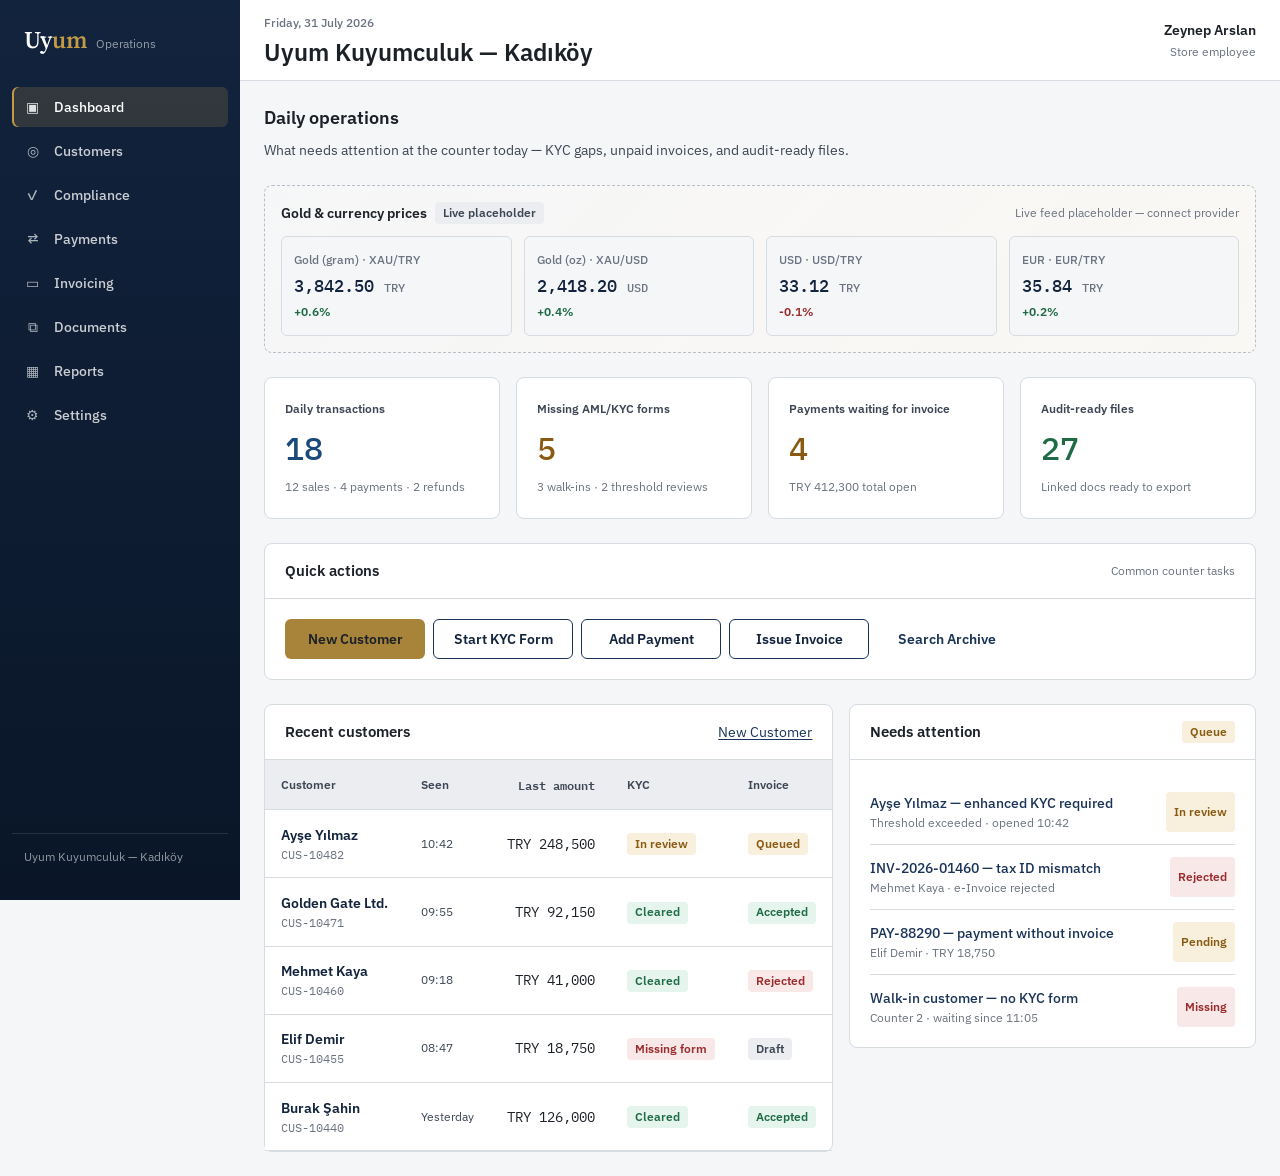
<file: app/index.html>
<!DOCTYPE html>
<html lang="en">
  <head>
    <meta charset="UTF-8" />
    <meta name="viewport" content="width=device-width, initial-scale=1.0" />
    <title>Uyum — Dashboard</title>
    <link rel="stylesheet" href="../design-system/tokens.css" />
    <link rel="stylesheet" href="../design-system/base.css" />
    <link rel="stylesheet" href="../design-system/layout.css" />
    <link rel="stylesheet" href="../design-system/components.css" />
    <link rel="stylesheet" href="./css/dashboard.css" />
  </head>
  <body>
    <div class="app-shell" id="shell">
      <div class="nav-backdrop" id="nav-backdrop"></div>
      <aside class="sidebar" aria-label="Primary">
        <a class="sidebar__brand" href="./index.html">
          <span class="sidebar__brand-name">Uy<span>um</span></span>
          <span class="sidebar__brand-tag">Operations</span>
        </a>
        <nav class="sidebar__nav">
          <a class="nav-item is-active" href="./index.html"><span class="nav-item__icon">▣</span><span class="nav-item__label">Dashboard</span></a>
          <a class="nav-item" href="./kyc.html"><span class="nav-item__icon">◎</span><span class="nav-item__label">Customers</span></a>
          <a class="nav-item" href="./kyc.html"><span class="nav-item__icon">✓</span><span class="nav-item__label">Compliance</span></a>
          <a class="nav-item" href="./payments.html"><span class="nav-item__icon">⇄</span><span class="nav-item__label">Payments</span></a>
          <a class="nav-item" href="./invoices.html"><span class="nav-item__icon">▭</span><span class="nav-item__label">Invoicing</span></a>
          <a class="nav-item" href="#action-search-archive"><span class="nav-item__icon">⧉</span><span class="nav-item__label">Documents</span></a>
          <a class="nav-item" href="#"><span class="nav-item__icon">▦</span><span class="nav-item__label">Reports</span></a>
          <a class="nav-item" href="#"><span class="nav-item__icon">⚙</span><span class="nav-item__label">Settings</span></a>
        </nav>
        <div class="sidebar__footer" id="sidebar-store">Store</div>
      </aside>

      <div class="main">
        <header class="topbar">
          <div class="topbar__meta">
            <span class="topbar__eyebrow" id="store-date">Loading…</span>
            <h1 id="store-name">Dashboard</h1>
          </div>
          <div class="row">
            <button class="btn btn--secondary" type="button" id="nav-toggle" aria-label="Open menu">Menu</button>
            <div class="topbar__user">
              <span class="topbar__user-name" id="employee-name">—</span>
              <span class="text-small text-muted" id="employee-role">Store employee</span>
            </div>
          </div>
        </header>

        <main class="canvas">
          <div class="canvas__inner">
            <section class="page-header">
              <div class="page-header__copy">
                <h2>Daily operations</h2>
                <p class="text-secondary">
                  What needs attention at the counter today — KYC gaps, unpaid invoices, and audit-ready files.
                </p>
              </div>
            </section>

            <section aria-label="Market prices" id="prices">
              <div class="price-board" id="price-board">
                <div class="price-board__header">
                  <div class="price-board__title">Gold &amp; currency prices</div>
                  <span class="text-small text-muted">Loading placeholder feed…</span>
                </div>
              </div>
            </section>

            <section aria-label="Status summary" id="summary">
              <div class="summary-grid" id="summary-grid"></div>
            </section>

            <section class="panel" aria-label="Quick actions">
              <div class="panel__header">
                <h3>Quick actions</h3>
                <span class="text-small text-muted">Common counter tasks</span>
              </div>
              <div class="panel__body">
                <div class="quick-actions" id="quick-actions"></div>
              </div>
            </section>

            <section class="dashboard-split">
              <div class="panel" id="recent-customers">
                <div class="panel__header">
                  <h3>Recent customers</h3>
                  <a href="./kyc.html">New Customer</a>
                </div>
                <div class="table-wrap">
                  <table class="table">
                    <thead>
                      <tr>
                        <th class="sticky-col">Customer</th>
                        <th>Seen</th>
                        <th class="num">Last amount</th>
                        <th>KYC</th>
                        <th>Invoice</th>
                      </tr>
                    </thead>
                    <tbody id="recent-customers-body">
                      <tr>
                        <td colspan="5" class="text-muted">Loading sample customers…</td>
                      </tr>
                    </tbody>
                  </table>
                </div>
              </div>

              <div class="panel" id="attention">
                <div class="panel__header">
                  <h3>Needs attention</h3>
                  <span class="badge badge--warning">Queue</span>
                </div>
                <div class="panel__body">
                  <ul class="attention-list" id="attention-list"></ul>
                </div>
              </div>
            </section>
          </div>
        </main>
      </div>
    </div>

    <div class="toast-host" id="toast-host" aria-live="polite"></div>
    <script src="./js/dashboard.js"></script>
  </body>
</html>
</file>
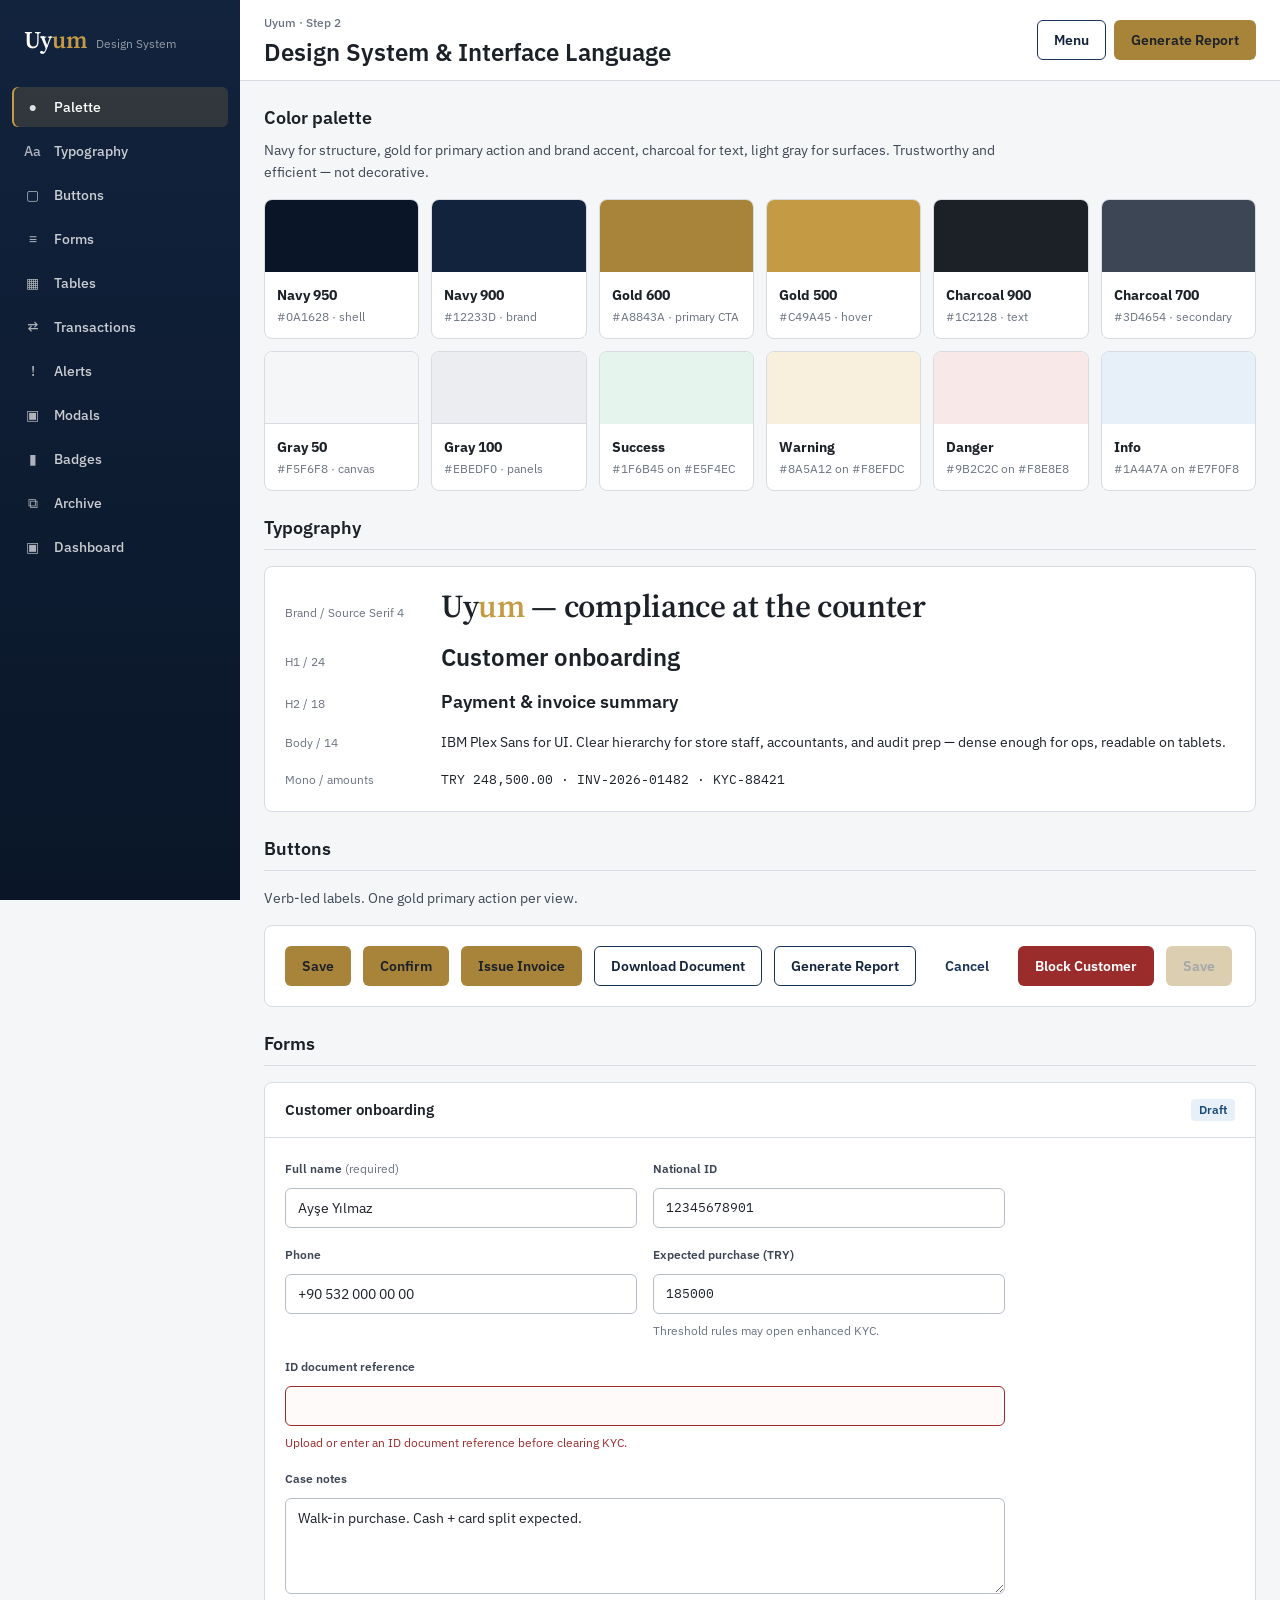
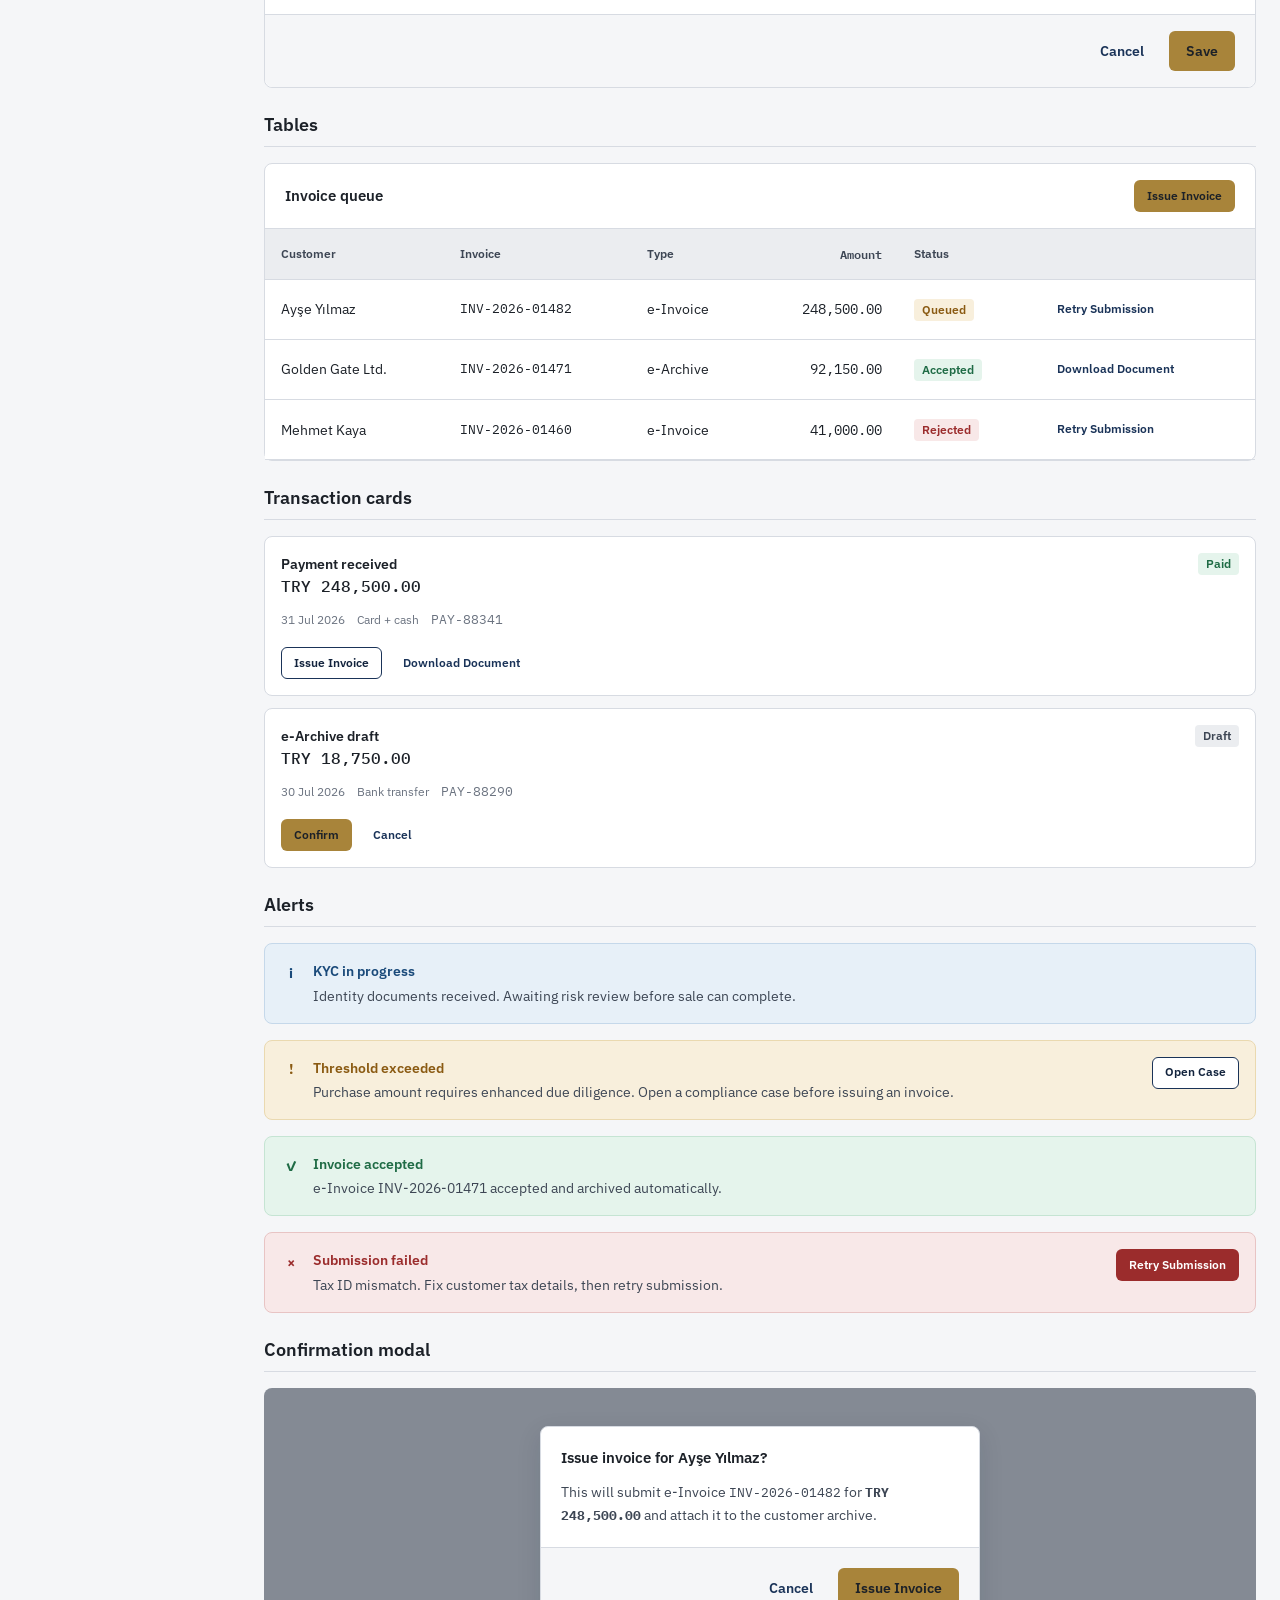
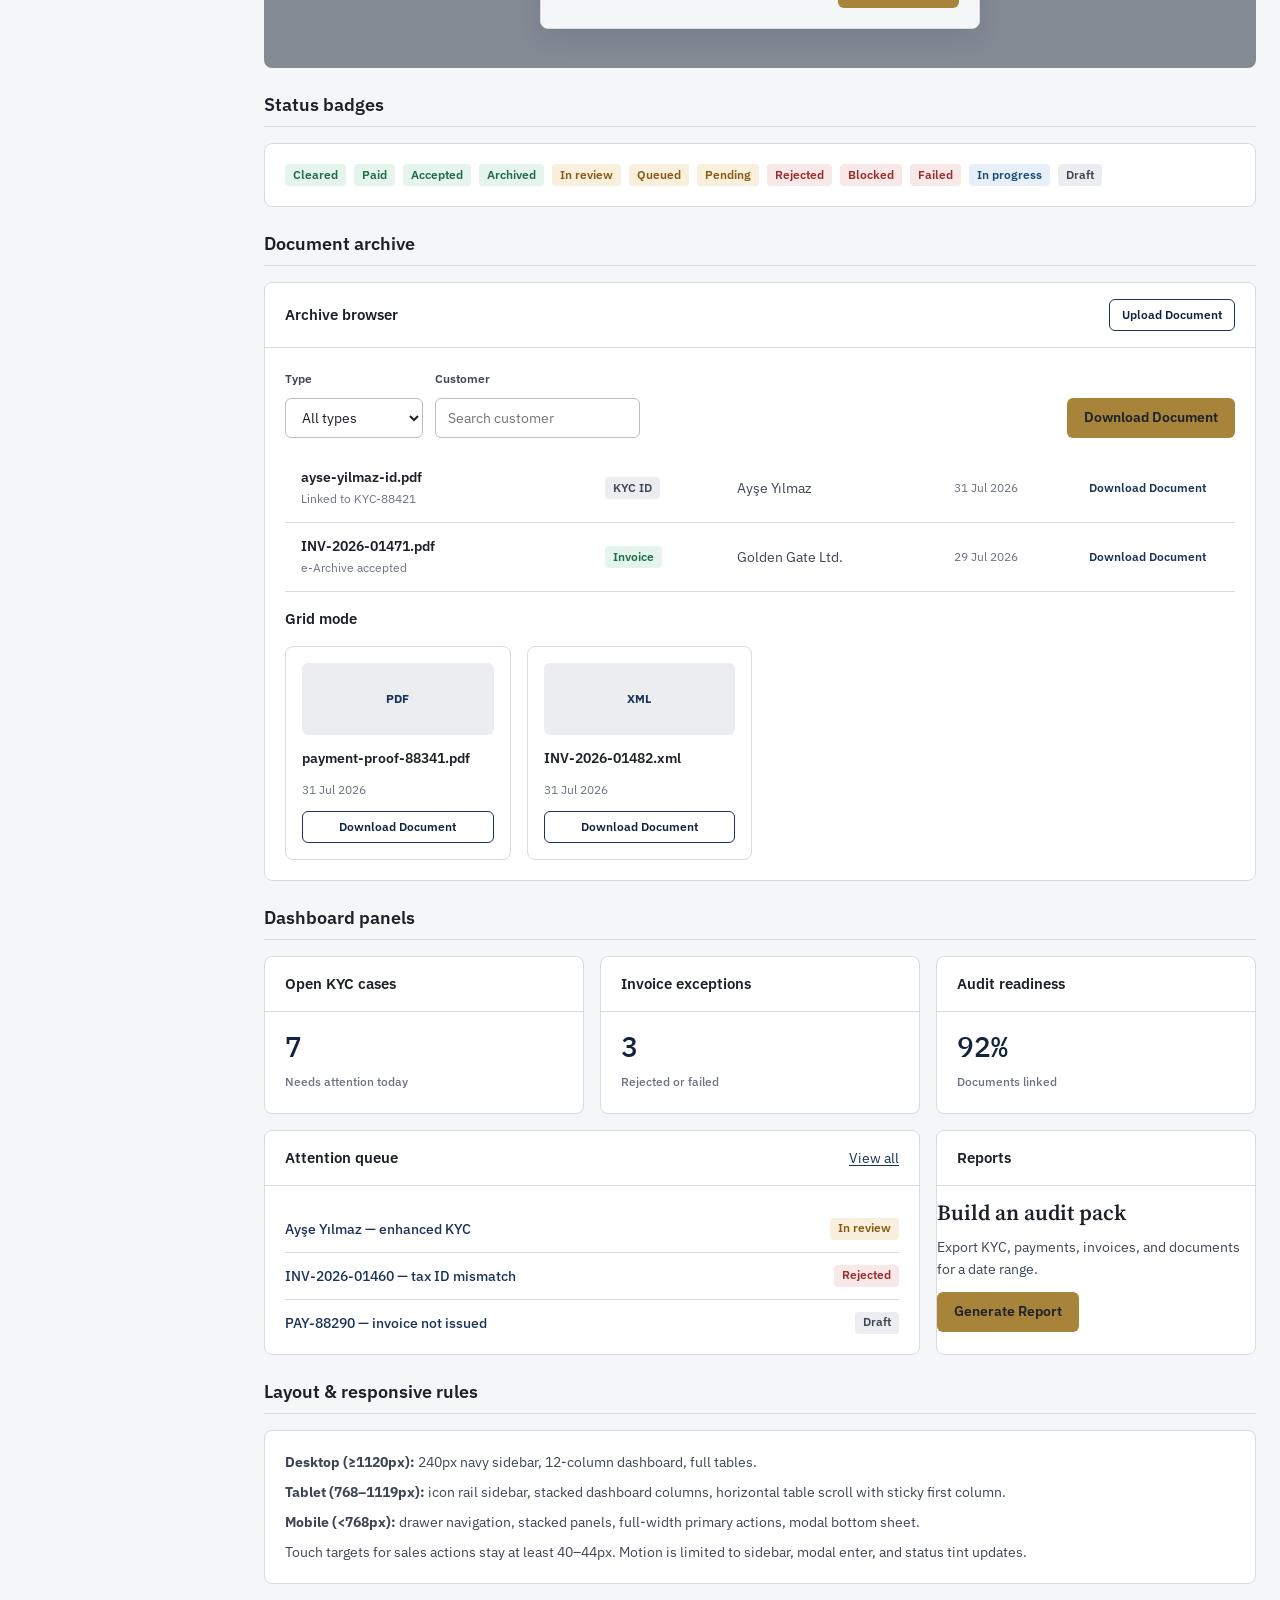
<file: design-system/index.html>
<!DOCTYPE html>
<html lang="en">
  <head>
    <meta charset="UTF-8" />
    <meta name="viewport" content="width=device-width, initial-scale=1.0" />
    <title>Uyum Design System</title>
    <link rel="stylesheet" href="tokens.css" />
    <link rel="stylesheet" href="base.css" />
    <link rel="stylesheet" href="layout.css" />
    <link rel="stylesheet" href="components.css" />
  </head>
  <body>
    <div class="app-shell" id="shell">
      <aside class="sidebar" aria-label="Primary">
        <a class="sidebar__brand" href="#top">
          <span class="sidebar__brand-name">Uy<span>um</span></span>
          <span class="sidebar__brand-tag">Design System</span>
        </a>
        <nav class="sidebar__nav">
          <a class="nav-item is-active" href="#palette"><span class="nav-item__icon">●</span><span class="nav-item__label">Palette</span></a>
          <a class="nav-item" href="#typography"><span class="nav-item__icon">Aa</span><span class="nav-item__label">Typography</span></a>
          <a class="nav-item" href="#buttons"><span class="nav-item__icon">▢</span><span class="nav-item__label">Buttons</span></a>
          <a class="nav-item" href="#forms"><span class="nav-item__icon">≡</span><span class="nav-item__label">Forms</span></a>
          <a class="nav-item" href="#tables"><span class="nav-item__icon">▦</span><span class="nav-item__label">Tables</span></a>
          <a class="nav-item" href="#transactions"><span class="nav-item__icon">⇄</span><span class="nav-item__label">Transactions</span></a>
          <a class="nav-item" href="#alerts"><span class="nav-item__icon">!</span><span class="nav-item__label">Alerts</span></a>
          <a class="nav-item" href="#modals"><span class="nav-item__icon">▣</span><span class="nav-item__label">Modals</span></a>
          <a class="nav-item" href="#badges"><span class="nav-item__icon">▮</span><span class="nav-item__label">Badges</span></a>
          <a class="nav-item" href="#archive"><span class="nav-item__icon">⧉</span><span class="nav-item__label">Archive</span></a>
          <a class="nav-item" href="#dashboard"><span class="nav-item__icon">▣</span><span class="nav-item__label">Dashboard</span></a>
        </nav>
      </aside>

      <div class="main">
        <header class="topbar">
          <div class="topbar__meta">
            <span class="topbar__eyebrow">Uyum · Step 2</span>
            <h1 id="top">Design System & Interface Language</h1>
          </div>
          <div class="page-header__actions">
            <button class="btn btn--secondary" type="button" id="navToggle">Menu</button>
            <button class="btn btn--primary" type="button">Generate Report</button>
          </div>
        </header>

        <main class="canvas">
          <div class="canvas__inner">
            <section class="section-block" id="palette">
              <div class="page-header">
                <div class="page-header__copy">
                  <h2>Color palette</h2>
                  <p class="text-secondary">
                    Navy for structure, gold for primary action and brand accent, charcoal for text, light gray for surfaces.
                    Trustworthy and efficient — not decorative.
                  </p>
                </div>
              </div>
              <div class="swatch-grid">
                <div class="swatch"><div class="swatch__chip" style="background:#0A1628"></div><div class="swatch__meta"><strong>Navy 950</strong><span class="text-small text-muted">#0A1628 · shell</span></div></div>
                <div class="swatch"><div class="swatch__chip" style="background:#12233D"></div><div class="swatch__meta"><strong>Navy 900</strong><span class="text-small text-muted">#12233D · brand</span></div></div>
                <div class="swatch"><div class="swatch__chip" style="background:#A8843A"></div><div class="swatch__meta"><strong>Gold 600</strong><span class="text-small text-muted">#A8843A · primary CTA</span></div></div>
                <div class="swatch"><div class="swatch__chip" style="background:#C49A45"></div><div class="swatch__meta"><strong>Gold 500</strong><span class="text-small text-muted">#C49A45 · hover</span></div></div>
                <div class="swatch"><div class="swatch__chip" style="background:#1C2128"></div><div class="swatch__meta"><strong>Charcoal 900</strong><span class="text-small text-muted">#1C2128 · text</span></div></div>
                <div class="swatch"><div class="swatch__chip" style="background:#3D4654"></div><div class="swatch__meta"><strong>Charcoal 700</strong><span class="text-small text-muted">#3D4654 · secondary</span></div></div>
                <div class="swatch"><div class="swatch__chip" style="background:#F5F6F8;border-bottom:1px solid #D7DBE2"></div><div class="swatch__meta"><strong>Gray 50</strong><span class="text-small text-muted">#F5F6F8 · canvas</span></div></div>
                <div class="swatch"><div class="swatch__chip" style="background:#EBEDF0;border-bottom:1px solid #D7DBE2"></div><div class="swatch__meta"><strong>Gray 100</strong><span class="text-small text-muted">#EBEDF0 · panels</span></div></div>
                <div class="swatch"><div class="swatch__chip" style="background:#E5F4EC"></div><div class="swatch__meta"><strong>Success</strong><span class="text-small text-muted">#1F6B45 on #E5F4EC</span></div></div>
                <div class="swatch"><div class="swatch__chip" style="background:#F8EFDC"></div><div class="swatch__meta"><strong>Warning</strong><span class="text-small text-muted">#8A5A12 on #F8EFDC</span></div></div>
                <div class="swatch"><div class="swatch__chip" style="background:#F8E8E8"></div><div class="swatch__meta"><strong>Danger</strong><span class="text-small text-muted">#9B2C2C on #F8E8E8</span></div></div>
                <div class="swatch"><div class="swatch__chip" style="background:#E7F0F8"></div><div class="swatch__meta"><strong>Info</strong><span class="text-small text-muted">#1A4A7A on #E7F0F8</span></div></div>
              </div>
            </section>

            <section class="section-block" id="typography">
              <h2>Typography</h2>
              <div class="panel">
                <div class="panel__body type-specimen">
                  <div class="type-row">
                    <span class="text-small text-muted">Brand / Source Serif 4</span>
                    <p class="brand-mark" style="font-size:2rem;line-height:1.2">Uy<span class="brand-mark__accent">um</span> — compliance at the counter</p>
                  </div>
                  <div class="type-row">
                    <span class="text-small text-muted">H1 / 24</span>
                    <h1>Customer onboarding</h1>
                  </div>
                  <div class="type-row">
                    <span class="text-small text-muted">H2 / 18</span>
                    <h2>Payment & invoice summary</h2>
                  </div>
                  <div class="type-row">
                    <span class="text-small text-muted">Body / 14</span>
                    <p>IBM Plex Sans for UI. Clear hierarchy for store staff, accountants, and audit prep — dense enough for ops, readable on tablets.</p>
                  </div>
                  <div class="type-row">
                    <span class="text-small text-muted">Mono / amounts</span>
                    <p class="mono">TRY 248,500.00 · INV-2026-01482 · KYC-88421</p>
                  </div>
                </div>
              </div>
            </section>

            <section class="section-block" id="buttons">
              <h2>Buttons</h2>
              <p class="text-secondary">Verb-led labels. One gold primary action per view.</p>
              <div class="panel">
                <div class="panel__body" style="display:flex;flex-wrap:wrap;gap:0.75rem">
                  <button class="btn btn--primary" type="button">Save</button>
                  <button class="btn btn--primary" type="button">Confirm</button>
                  <button class="btn btn--primary" type="button">Issue Invoice</button>
                  <button class="btn btn--secondary" type="button">Download Document</button>
                  <button class="btn btn--secondary" type="button">Generate Report</button>
                  <button class="btn btn--ghost" type="button">Cancel</button>
                  <button class="btn btn--danger" type="button">Block Customer</button>
                  <button class="btn btn--primary" type="button" disabled>Save</button>
                </div>
              </div>
            </section>

            <section class="section-block" id="forms">
              <h2>Forms</h2>
              <div class="panel">
                <div class="panel__header">
                  <h3>Customer onboarding</h3>
                  <span class="badge badge--info">Draft</span>
                </div>
                <div class="panel__body">
                  <form class="form-layout form-layout--wide" action="#" onsubmit="return false">
                    <div class="form-row">
                      <div class="field">
                        <label class="field__label" for="fullName">Full name <span class="field__required">(required)</span></label>
                        <input class="field__control" id="fullName" name="fullName" value="Ayşe Yılmaz" />
                      </div>
                      <div class="field">
                        <label class="field__label" for="nationalId">National ID</label>
                        <input class="field__control mono" id="nationalId" name="nationalId" value="12345678901" />
                      </div>
                    </div>
                    <div class="form-row">
                      <div class="field">
                        <label class="field__label" for="phone">Phone</label>
                        <input class="field__control" id="phone" name="phone" value="+90 532 000 00 00" />
                      </div>
                      <div class="field">
                        <label class="field__label" for="purchase">Expected purchase (TRY)</label>
                        <input class="field__control mono" id="purchase" name="purchase" value="185000" />
                        <p class="field__hint">Threshold rules may open enhanced KYC.</p>
                      </div>
                    </div>
                    <div class="field is-invalid">
                      <label class="field__label" for="idDoc">ID document reference</label>
                      <input class="field__control" id="idDoc" name="idDoc" />
                      <p class="field__error">Upload or enter an ID document reference before clearing KYC.</p>
                    </div>
                    <div class="field">
                      <label class="field__label" for="notes">Case notes</label>
                      <textarea class="field__control" id="notes" name="notes">Walk-in purchase. Cash + card split expected.</textarea>
                    </div>
                  </form>
                </div>
                <div class="panel__footer">
                  <button class="btn btn--ghost" type="button">Cancel</button>
                  <button class="btn btn--primary" type="button">Save</button>
                </div>
              </div>
            </section>

            <section class="section-block" id="tables">
              <h2>Tables</h2>
              <div class="panel">
                <div class="panel__header">
                  <h3>Invoice queue</h3>
                  <button class="btn btn--primary btn--sm" type="button">Issue Invoice</button>
                </div>
                <div class="table-wrap">
                  <table class="table">
                    <thead>
                      <tr>
                        <th class="sticky-col">Customer</th>
                        <th>Invoice</th>
                        <th>Type</th>
                        <th class="num">Amount</th>
                        <th>Status</th>
                        <th></th>
                      </tr>
                    </thead>
                    <tbody>
                      <tr>
                        <td class="sticky-col">Ayşe Yılmaz</td>
                        <td class="mono">INV-2026-01482</td>
                        <td>e-Invoice</td>
                        <td class="num">248,500.00</td>
                        <td><span class="badge badge--warning">Queued</span></td>
                        <td><button class="btn btn--ghost btn--sm" type="button">Retry Submission</button></td>
                      </tr>
                      <tr>
                        <td class="sticky-col">Golden Gate Ltd.</td>
                        <td class="mono">INV-2026-01471</td>
                        <td>e-Archive</td>
                        <td class="num">92,150.00</td>
                        <td><span class="badge badge--success">Accepted</span></td>
                        <td><button class="btn btn--ghost btn--sm" type="button">Download Document</button></td>
                      </tr>
                      <tr>
                        <td class="sticky-col">Mehmet Kaya</td>
                        <td class="mono">INV-2026-01460</td>
                        <td>e-Invoice</td>
                        <td class="num">41,000.00</td>
                        <td><span class="badge badge--danger">Rejected</span></td>
                        <td><button class="btn btn--ghost btn--sm" type="button">Retry Submission</button></td>
                      </tr>
                    </tbody>
                  </table>
                </div>
              </div>
            </section>

            <section class="section-block" id="transactions">
              <h2>Transaction cards</h2>
              <div class="txn-list">
                <article class="txn-card">
                  <div class="txn-card__top">
                    <div>
                      <div class="txn-card__title">Payment received</div>
                      <div class="txn-card__amount">TRY 248,500.00</div>
                    </div>
                    <span class="badge badge--success">Paid</span>
                  </div>
                  <div class="txn-card__meta">
                    <span>31 Jul 2026</span>
                    <span>Card + cash</span>
                    <span class="mono">PAY-88341</span>
                  </div>
                  <div class="txn-card__actions">
                    <button class="btn btn--secondary btn--sm" type="button">Issue Invoice</button>
                    <button class="btn btn--ghost btn--sm" type="button">Download Document</button>
                  </div>
                </article>
                <article class="txn-card">
                  <div class="txn-card__top">
                    <div>
                      <div class="txn-card__title">e-Archive draft</div>
                      <div class="txn-card__amount">TRY 18,750.00</div>
                    </div>
                    <span class="badge badge--neutral">Draft</span>
                  </div>
                  <div class="txn-card__meta">
                    <span>30 Jul 2026</span>
                    <span>Bank transfer</span>
                    <span class="mono">PAY-88290</span>
                  </div>
                  <div class="txn-card__actions">
                    <button class="btn btn--primary btn--sm" type="button">Confirm</button>
                    <button class="btn btn--ghost btn--sm" type="button">Cancel</button>
                  </div>
                </article>
              </div>
            </section>

            <section class="section-block" id="alerts">
              <h2>Alerts</h2>
              <div class="stack">
                <div class="alert alert--info">
                  <div class="alert__icon">i</div>
                  <div>
                    <div class="alert__title">KYC in progress</div>
                    <div class="alert__body">Identity documents received. Awaiting risk review before sale can complete.</div>
                  </div>
                </div>
                <div class="alert alert--warning">
                  <div class="alert__icon">!</div>
                  <div>
                    <div class="alert__title">Threshold exceeded</div>
                    <div class="alert__body">Purchase amount requires enhanced due diligence. Open a compliance case before issuing an invoice.</div>
                  </div>
                  <div class="alert__actions">
                    <button class="btn btn--secondary btn--sm" type="button">Open Case</button>
                  </div>
                </div>
                <div class="alert alert--success">
                  <div class="alert__icon">✓</div>
                  <div>
                    <div class="alert__title">Invoice accepted</div>
                    <div class="alert__body">e-Invoice INV-2026-01471 accepted and archived automatically.</div>
                  </div>
                </div>
                <div class="alert alert--danger">
                  <div class="alert__icon">×</div>
                  <div>
                    <div class="alert__title">Submission failed</div>
                    <div class="alert__body">Tax ID mismatch. Fix customer tax details, then retry submission.</div>
                  </div>
                  <div class="alert__actions">
                    <button class="btn btn--danger btn--sm" type="button">Retry Submission</button>
                  </div>
                </div>
              </div>
            </section>

            <section class="section-block demo-modal-inline" id="modals">
              <h2>Confirmation modal</h2>
              <div class="modal-backdrop" aria-hidden="false">
                <div class="modal" role="dialog" aria-labelledby="modal-title">
                  <div class="modal__header">
                    <h3 id="modal-title">Issue invoice for Ayşe Yılmaz?</h3>
                  </div>
                  <div class="modal__body">
                    <p>This will submit e-Invoice <span class="mono">INV-2026-01482</span> for <strong class="mono">TRY 248,500.00</strong> and attach it to the customer archive.</p>
                  </div>
                  <div class="modal__footer">
                    <button class="btn btn--ghost" type="button">Cancel</button>
                    <button class="btn btn--primary" type="button">Issue Invoice</button>
                  </div>
                </div>
              </div>
            </section>

            <section class="section-block" id="badges">
              <h2>Status badges</h2>
              <div class="panel">
                <div class="panel__body" style="display:flex;flex-wrap:wrap;gap:0.5rem">
                  <span class="badge badge--success">Cleared</span>
                  <span class="badge badge--success">Paid</span>
                  <span class="badge badge--success">Accepted</span>
                  <span class="badge badge--success">Archived</span>
                  <span class="badge badge--warning">In review</span>
                  <span class="badge badge--warning">Queued</span>
                  <span class="badge badge--warning">Pending</span>
                  <span class="badge badge--danger">Rejected</span>
                  <span class="badge badge--danger">Blocked</span>
                  <span class="badge badge--danger">Failed</span>
                  <span class="badge badge--info">In progress</span>
                  <span class="badge badge--neutral">Draft</span>
                </div>
              </div>
            </section>

            <section class="section-block" id="archive">
              <h2>Document archive</h2>
              <div class="panel">
                <div class="panel__header">
                  <h3>Archive browser</h3>
                  <button class="btn btn--secondary btn--sm" type="button">Upload Document</button>
                </div>
                <div class="panel__body stack">
                  <div class="archive-toolbar">
                    <div class="archive-filters">
                      <div class="field">
                        <label class="field__label" for="docType">Type</label>
                        <select class="field__control" id="docType">
                          <option>All types</option>
                          <option>KYC ID</option>
                          <option>Invoice PDF</option>
                          <option>Payment proof</option>
                        </select>
                      </div>
                      <div class="field">
                        <label class="field__label" for="docCustomer">Customer</label>
                        <input class="field__control" id="docCustomer" placeholder="Search customer" />
                      </div>
                    </div>
                    <button class="btn btn--primary" type="button">Download Document</button>
                  </div>

                  <div class="archive-list">
                    <div class="archive-row">
                      <div>
                        <div class="archive-row__name">ayse-yilmaz-id.pdf</div>
                        <div class="archive-row__meta">Linked to KYC-88421</div>
                      </div>
                      <div><span class="badge badge--neutral">KYC ID</span></div>
                      <div class="text-secondary">Ayşe Yılmaz</div>
                      <div class="text-small text-muted">31 Jul 2026</div>
                      <button class="btn btn--ghost btn--sm" type="button">Download Document</button>
                    </div>
                    <div class="archive-row">
                      <div>
                        <div class="archive-row__name">INV-2026-01471.pdf</div>
                        <div class="archive-row__meta">e-Archive accepted</div>
                      </div>
                      <div><span class="badge badge--success">Invoice</span></div>
                      <div class="text-secondary">Golden Gate Ltd.</div>
                      <div class="text-small text-muted">29 Jul 2026</div>
                      <button class="btn btn--ghost btn--sm" type="button">Download Document</button>
                    </div>
                  </div>

                  <h3>Grid mode</h3>
                  <div class="archive-grid">
                    <article class="archive-tile">
                      <div class="archive-tile__preview">PDF</div>
                      <div class="archive-tile__name">payment-proof-88341.pdf</div>
                      <div class="text-small text-muted">31 Jul 2026</div>
                      <button class="btn btn--secondary btn--sm" type="button">Download Document</button>
                    </article>
                    <article class="archive-tile">
                      <div class="archive-tile__preview">XML</div>
                      <div class="archive-tile__name">INV-2026-01482.xml</div>
                      <div class="text-small text-muted">31 Jul 2026</div>
                      <button class="btn btn--secondary btn--sm" type="button">Download Document</button>
                    </article>
                  </div>
                </div>
              </div>
            </section>

            <section class="section-block" id="dashboard">
              <h2>Dashboard panels</h2>
              <div class="grid-12">
                <div class="panel col-4">
                  <div class="panel__header"><h3>Open KYC cases</h3></div>
                  <div class="panel__body">
                    <div class="metric">
                      <div class="metric__value">7</div>
                      <div class="metric__label">Needs attention today</div>
                    </div>
                  </div>
                </div>
                <div class="panel col-4">
                  <div class="panel__header"><h3>Invoice exceptions</h3></div>
                  <div class="panel__body">
                    <div class="metric">
                      <div class="metric__value">3</div>
                      <div class="metric__label">Rejected or failed</div>
                    </div>
                  </div>
                </div>
                <div class="panel col-4">
                  <div class="panel__header"><h3>Audit readiness</h3></div>
                  <div class="panel__body">
                    <div class="metric">
                      <div class="metric__value">92%</div>
                      <div class="metric__label">Documents linked</div>
                    </div>
                  </div>
                </div>
                <div class="panel col-8">
                  <div class="panel__header">
                    <h3>Attention queue</h3>
                    <a href="#tables">View all</a>
                  </div>
                  <div class="panel__body">
                    <ul class="attention-list">
                      <li><a href="#forms">Ayşe Yılmaz — enhanced KYC</a><span class="badge badge--warning">In review</span></li>
                      <li><a href="#tables">INV-2026-01460 — tax ID mismatch</a><span class="badge badge--danger">Rejected</span></li>
                      <li><a href="#transactions">PAY-88290 — invoice not issued</a><span class="badge badge--neutral">Draft</span></li>
                    </ul>
                  </div>
                </div>
                <div class="panel col-4">
                  <div class="panel__header"><h3>Reports</h3></div>
                  <div class="panel__body empty-state" style="padding:1rem 0">
                    <div class="empty-state__title">Build an audit pack</div>
                    <p class="empty-state__body">Export KYC, payments, invoices, and documents for a date range.</p>
                    <button class="btn btn--primary" type="button">Generate Report</button>
                  </div>
                </div>
              </div>
            </section>

            <section class="section-block">
              <h2>Layout & responsive rules</h2>
              <div class="panel">
                <div class="panel__body stack-sm text-secondary">
                  <p><strong>Desktop (≥1120px):</strong> 240px navy sidebar, 12-column dashboard, full tables.</p>
                  <p><strong>Tablet (768–1119px):</strong> icon rail sidebar, stacked dashboard columns, horizontal table scroll with sticky first column.</p>
                  <p><strong>Mobile (&lt;768px):</strong> drawer navigation, stacked panels, full-width primary actions, modal bottom sheet.</p>
                  <p>Touch targets for sales actions stay at least 40–44px. Motion is limited to sidebar, modal enter, and status tint updates.</p>
                </div>
              </div>
            </section>
          </div>
        </main>
      </div>
    </div>

    <script>
      const shell = document.getElementById("shell");
      const toggle = document.getElementById("navToggle");
      toggle.addEventListener("click", () => {
        shell.classList.toggle("nav-open");
      });

      document.querySelectorAll(".nav-item").forEach((item) => {
        item.addEventListener("click", () => {
          document.querySelectorAll(".nav-item").forEach((n) => n.classList.remove("is-active"));
          item.classList.add("is-active");
          shell.classList.remove("nav-open");
        });
      });
    </script>
  </body>
</html>
</file>
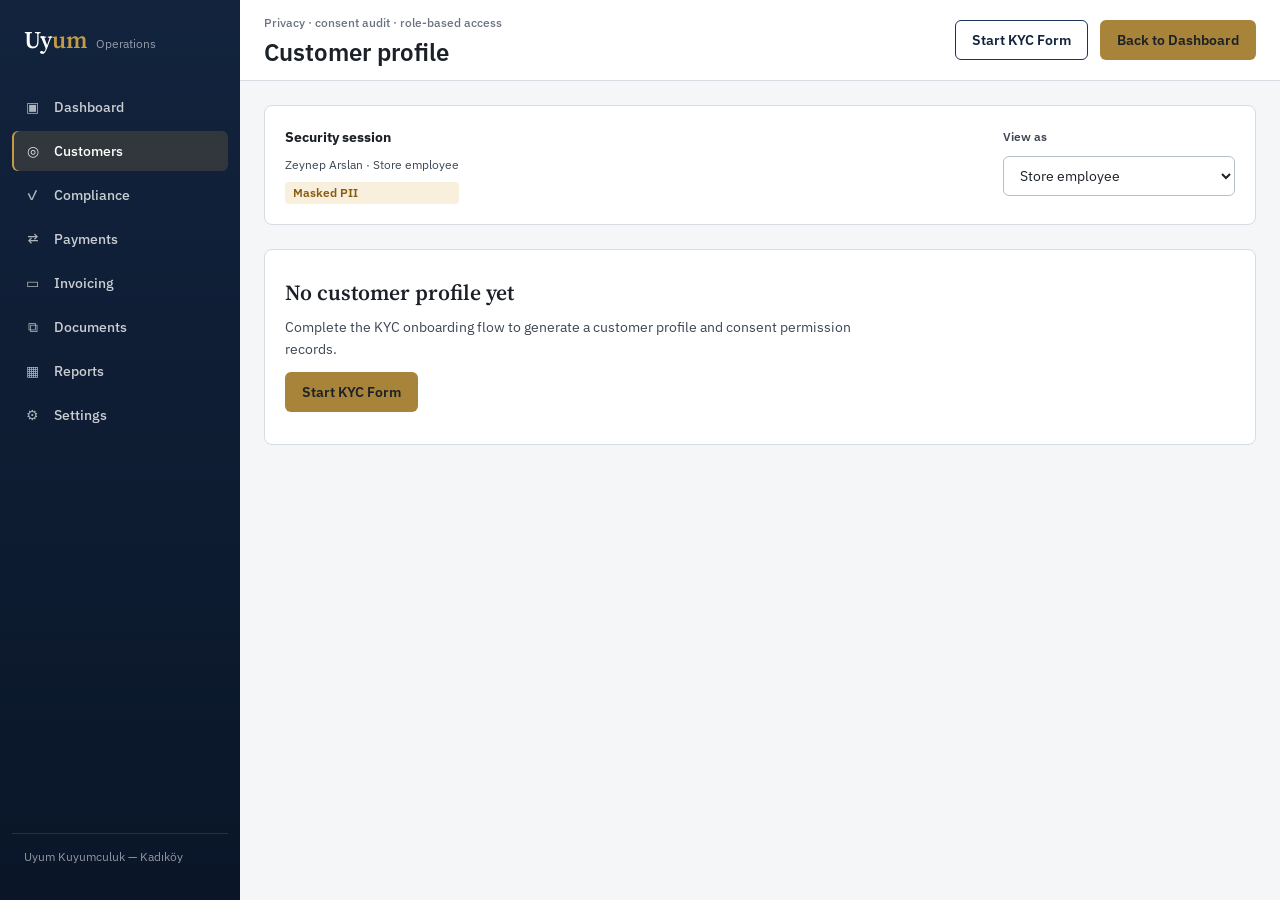
<file: app/customer.html>
<!DOCTYPE html>
<html lang="en">
  <head>
    <meta charset="UTF-8" />
    <meta name="viewport" content="width=device-width, initial-scale=1.0" />
    <title>Uyum — Customer Profile</title>
    <link rel="stylesheet" href="../design-system/tokens.css" />
    <link rel="stylesheet" href="../design-system/base.css" />
    <link rel="stylesheet" href="../design-system/layout.css" />
    <link rel="stylesheet" href="../design-system/components.css" />
    <link rel="stylesheet" href="./css/dashboard.css" />
    <link rel="stylesheet" href="./css/kyc.css" />
    <link rel="stylesheet" href="./css/security.css" />
  </head>
  <body>
    <div class="app-shell" id="shell">
      <div class="nav-backdrop" id="nav-backdrop"></div>
      <aside class="sidebar" aria-label="Primary">
        <a class="sidebar__brand" href="./index.html">
          <span class="sidebar__brand-name">Uy<span>um</span></span>
          <span class="sidebar__brand-tag">Operations</span>
        </a>
        <nav class="sidebar__nav">
          <a class="nav-item" href="./index.html"><span class="nav-item__icon">▣</span><span class="nav-item__label">Dashboard</span></a>
          <a class="nav-item is-active" href="./kyc.html"><span class="nav-item__icon">◎</span><span class="nav-item__label">Customers</span></a>
          <a class="nav-item" href="./kyc.html"><span class="nav-item__icon">✓</span><span class="nav-item__label">Compliance</span></a>
          <a class="nav-item" href="./payments.html"><span class="nav-item__icon">⇄</span><span class="nav-item__label">Payments</span></a>
          <a class="nav-item" href="./invoices.html"><span class="nav-item__icon">▭</span><span class="nav-item__label">Invoicing</span></a>
          <a class="nav-item" href="./index.html"><span class="nav-item__icon">⧉</span><span class="nav-item__label">Documents</span></a>
          <a class="nav-item" href="./index.html"><span class="nav-item__icon">▦</span><span class="nav-item__label">Reports</span></a>
          <a class="nav-item" href="./customer.html"><span class="nav-item__icon">⚙</span><span class="nav-item__label">Settings</span></a>
        </nav>
        <div class="sidebar__footer">Uyum Kuyumculuk — Kadıköy</div>
      </aside>

      <div class="main">
        <header class="topbar">
          <div class="topbar__meta">
            <span class="topbar__eyebrow">Privacy · consent audit · role-based access</span>
            <h1>Customer profile</h1>
          </div>
          <div class="row">
            <button class="btn btn--secondary" type="button" id="nav-toggle" aria-label="Open menu">Menu</button>
            <a class="btn btn--secondary" href="./kyc.html">Start KYC Form</a>
            <a class="btn btn--primary" href="./index.html">Back to Dashboard</a>
          </div>
        </header>

        <main class="canvas">
          <div class="canvas__inner">
            <section class="panel">
              <div class="panel__body security-banner">
                <div class="stack-sm">
                  <strong>Security session</strong>
                  <div class="text-small text-secondary" id="active-role-label">Store employee</div>
                  <span class="badge badge--warning" id="pii-access-badge">Masked PII</span>
                </div>
                <div class="role-switch">
                  <label for="role-select">View as</label>
                  <select class="field__control" id="role-select" aria-label="Switch viewer role">
                    <option value="employee">Store employee</option>
                  </select>
                </div>
              </div>
            </section>

            <section id="empty-view" class="panel">
              <div class="panel__body empty-state">
                <div class="empty-state__title">No customer profile yet</div>
                <p class="empty-state__body">Complete the KYC onboarding flow to generate a customer profile and consent permission records.</p>
                <a class="btn btn--primary" href="./kyc.html">Start KYC Form</a>
              </div>
            </section>

            <section id="profile-view" class="stack" hidden>
              <div id="security-alert" class="alert alert--warning">
                <div class="alert__icon">!</div>
                <div>
                  <div class="alert__title">Sensitive data masked</div>
                  <div class="alert__body">National ID and contact details are partially masked for this role.</div>
                </div>
              </div>

              <div class="panel">
                <div class="panel__body">
                  <div class="profile-hero">
                    <div class="stack-sm">
                      <h2 id="profile-name">Customer</h2>
                      <div class="profile-id" id="profile-id">CUS-—</div>
                      <div class="text-small text-muted">
                        <span id="profile-created">Created —</span>
                        ·
                        <span id="profile-store">Store</span>
                      </div>
                    </div>
                    <div class="profile-meta">
                      <span class="badge badge--success" id="kyc-badge">Cleared</span>
                      <span class="badge badge--info" id="risk-badge">Standard</span>
                      <span class="badge badge--neutral" id="ocr-badge">Manual entry</span>
                      <span class="badge badge--neutral" id="form-version-badge">Form version</span>
                    </div>
                  </div>
                </div>
              </div>

              <div class="panel">
                <div class="panel__header">
                  <h3>Profile details</h3>
                  <a class="btn btn--ghost btn--sm" href="./kyc.html">New Customer</a>
                </div>
                <div class="panel__body">
                  <dl class="review-grid" id="profile-grid"></dl>
                </div>
                <div class="panel__footer">
                  <a class="btn btn--secondary" href="./payment-new.html" id="add-payment-link">Add Payment</a>
                  <a class="btn btn--primary" href="./invoice-new.html" id="issue-invoice-link">Issue Invoice</a>
                </div>
              </div>

              <div class="panel" id="consent-panel">
                <div class="panel__header">
                  <h3>Permission records</h3>
                  <span class="text-small text-muted">Timestamp · user · IP/device · form version</span>
                </div>
                <div class="panel__body" id="consent-list"></div>
              </div>

              <div class="panel" id="audit-panel">
                <div class="panel__header">
                  <h3>Audit log</h3>
                  <span class="text-small text-muted">Consent and access events</span>
                </div>
                <div class="table-wrap">
                  <table class="table audit-table">
                    <thead>
                      <tr>
                        <th>Time</th>
                        <th>Event</th>
                        <th>User</th>
                        <th>IP</th>
                        <th>Detail</th>
                      </tr>
                    </thead>
                    <tbody id="audit-body"></tbody>
                  </table>
                </div>
              </div>
            </section>
          </div>
        </main>
      </div>
    </div>

    <script src="./js/security.js?v=5"></script>
    <script src="./js/customer.js?v=5"></script>
  </body>
</html>
</file>
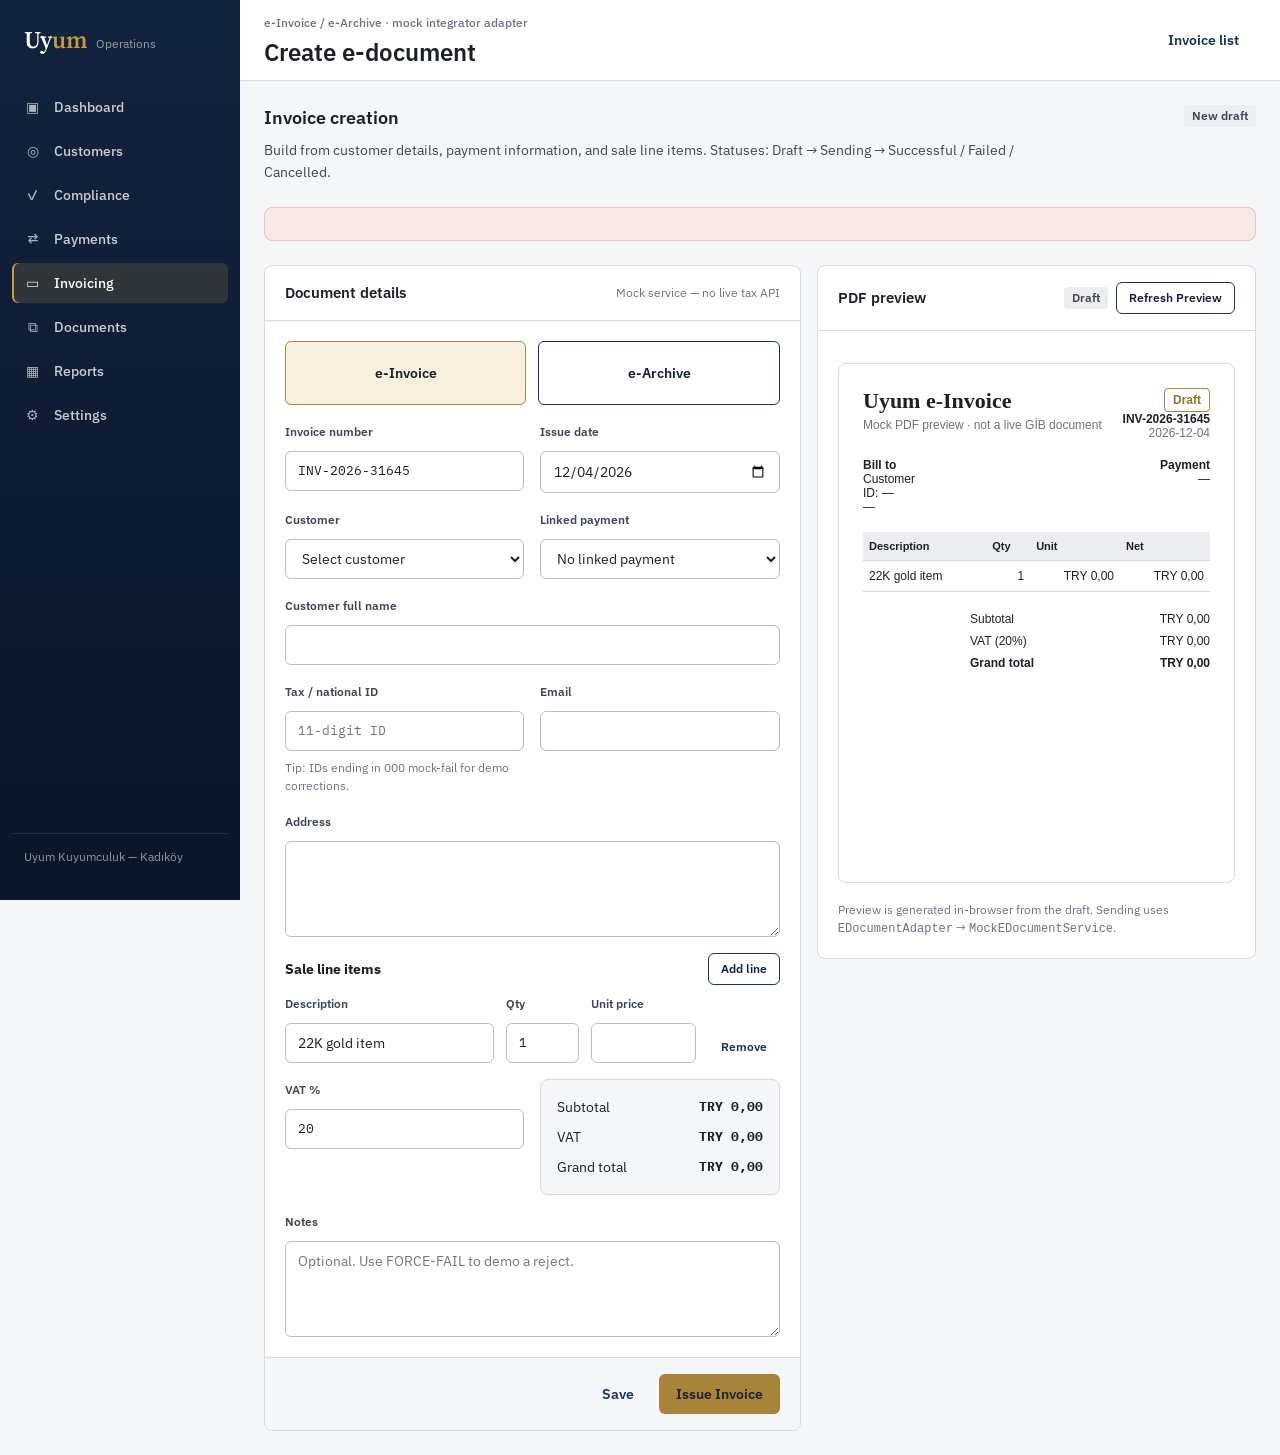
<file: app/invoice-new.html>
<!DOCTYPE html>
<html lang="en">
  <head>
    <meta charset="UTF-8" />
    <meta name="viewport" content="width=device-width, initial-scale=1.0" />
    <title>Uyum — Issue Invoice</title>
    <link rel="stylesheet" href="../design-system/tokens.css" />
    <link rel="stylesheet" href="../design-system/base.css" />
    <link rel="stylesheet" href="../design-system/layout.css" />
    <link rel="stylesheet" href="../design-system/components.css" />
    <link rel="stylesheet" href="./css/dashboard.css" />
    <link rel="stylesheet" href="./css/kyc.css" />
    <link rel="stylesheet" href="./css/payments.css" />
    <link rel="stylesheet" href="./css/invoices.css" />
  </head>
  <body>
    <div class="app-shell" id="shell">
      <div class="nav-backdrop" id="nav-backdrop"></div>
      <aside class="sidebar" aria-label="Primary">
        <a class="sidebar__brand" href="./index.html">
          <span class="sidebar__brand-name">Uy<span>um</span></span>
          <span class="sidebar__brand-tag">Operations</span>
        </a>
        <nav class="sidebar__nav">
          <a class="nav-item" href="./index.html"><span class="nav-item__icon">▣</span><span class="nav-item__label">Dashboard</span></a>
          <a class="nav-item" href="./kyc.html"><span class="nav-item__icon">◎</span><span class="nav-item__label">Customers</span></a>
          <a class="nav-item" href="./kyc.html"><span class="nav-item__icon">✓</span><span class="nav-item__label">Compliance</span></a>
          <a class="nav-item" href="./payments.html"><span class="nav-item__icon">⇄</span><span class="nav-item__label">Payments</span></a>
          <a class="nav-item is-active" href="./invoices.html"><span class="nav-item__icon">▭</span><span class="nav-item__label">Invoicing</span></a>
          <a class="nav-item" href="./index.html"><span class="nav-item__icon">⧉</span><span class="nav-item__label">Documents</span></a>
          <a class="nav-item" href="./index.html"><span class="nav-item__icon">▦</span><span class="nav-item__label">Reports</span></a>
          <a class="nav-item" href="./customer.html"><span class="nav-item__icon">⚙</span><span class="nav-item__label">Settings</span></a>
        </nav>
        <div class="sidebar__footer">Uyum Kuyumculuk — Kadıköy</div>
      </aside>

      <div class="main">
        <header class="topbar">
          <div class="topbar__meta">
            <span class="topbar__eyebrow">e-Invoice / e-Archive · mock integrator adapter</span>
            <h1>Create e-document</h1>
          </div>
          <div class="row">
            <button class="btn btn--secondary" type="button" id="nav-toggle">Menu</button>
            <a class="btn btn--ghost" href="./invoices.html">Invoice list</a>
          </div>
        </header>

        <main class="canvas">
          <div class="canvas__inner">
            <section class="page-header">
              <div class="page-header__copy">
                <h2>Invoice creation</h2>
                <p class="text-secondary">
                  Build from customer details, payment information, and sale line items. Statuses: Draft → Sending → Successful / Failed / Cancelled.
                </p>
              </div>
              <div class="page-header__actions">
                <span class="badge badge--neutral" id="invoice-id-label">New draft</span>
              </div>
            </section>

            <div id="form-alert" class="alert alert--danger" hidden></div>
            <div id="failure-panel" hidden></div>

            <div class="invoice-layout">
              <section class="panel">
                <div class="panel__header">
                  <h3>Document details</h3>
                  <span class="text-small text-muted">Mock service — no live tax API</span>
                </div>
                <div class="panel__body stack">
                  <div class="doc-type-toggle">
                    <button class="btn btn--secondary doc-type-btn is-selected" type="button" data-type="e-Invoice">e-Invoice</button>
                    <button class="btn btn--secondary doc-type-btn" type="button" data-type="e-Archive">e-Archive</button>
                  </div>

                  <div class="form-layout form-layout--wide">
                    <div class="form-row">
                      <div class="field">
                        <label class="field__label" for="invoice-number">Invoice number</label>
                        <input class="field__control mono" id="invoice-number" />
                      </div>
                      <div class="field">
                        <label class="field__label" for="issueDate">Issue date</label>
                        <input class="field__control" id="issueDate" type="date" />
                      </div>
                    </div>

                    <div class="form-row">
                      <div class="field">
                        <label class="field__label" for="customerId">Customer</label>
                        <select class="field__control" id="customerId"></select>
                      </div>
                      <div class="field">
                        <label class="field__label" for="paymentId">Linked payment</label>
                        <select class="field__control" id="paymentId"></select>
                      </div>
                    </div>

                    <div class="field">
                      <label class="field__label" for="customerName">Customer full name</label>
                      <input class="field__control" id="customerName" />
                    </div>
                    <div class="form-row">
                      <div class="field">
                        <label class="field__label" for="taxOrNationalId">Tax / national ID</label>
                        <input class="field__control mono" id="taxOrNationalId" placeholder="11-digit ID" />
                        <p class="field__hint">Tip: IDs ending in 000 mock-fail for demo corrections.</p>
                      </div>
                      <div class="field">
                        <label class="field__label" for="customerEmail">Email</label>
                        <input class="field__control" id="customerEmail" type="email" />
                      </div>
                    </div>
                    <div class="field">
                      <label class="field__label" for="customerAddress">Address</label>
                      <textarea class="field__control" id="customerAddress"></textarea>
                    </div>

                    <div class="stack-sm">
                      <div class="row" style="justify-content: space-between">
                        <strong>Sale line items</strong>
                        <button class="btn btn--secondary btn--sm" type="button" id="add-line-btn">Add line</button>
                      </div>
                      <div class="line-rows" id="line-rows"></div>
                    </div>

                    <div class="form-row">
                      <div class="field">
                        <label class="field__label" for="vatRate">VAT %</label>
                        <input class="field__control mono" id="vatRate" type="number" value="20" min="0" step="1" />
                      </div>
                      <div class="totals-box">
                        <div><span>Subtotal</span><strong class="mono" id="total-subtotal">TRY 0,00</strong></div>
                        <div><span>VAT</span><strong class="mono" id="total-vat">TRY 0,00</strong></div>
                        <div><span>Grand total</span><strong class="mono" id="total-grand">TRY 0,00</strong></div>
                      </div>
                    </div>

                    <div class="field">
                      <label class="field__label" for="notes">Notes</label>
                      <textarea class="field__control" id="notes" placeholder="Optional. Use FORCE-FAIL to demo a reject."></textarea>
                    </div>
                  </div>
                </div>
                <div class="panel__footer">
                  <button class="btn btn--ghost" type="button" id="save-draft-btn">Save</button>
                  <button class="btn btn--primary" type="button" id="issue-btn">Issue Invoice</button>
                </div>
              </section>

              <aside class="panel preview-shell">
                <div class="panel__header">
                  <h3>PDF preview</h3>
                  <div class="preview-toolbar">
                    <span class="badge badge--neutral" id="preview-status">Draft</span>
                    <button class="btn btn--secondary btn--sm" type="button" id="refresh-preview-btn">Refresh Preview</button>
                  </div>
                </div>
                <div class="panel__body">
                  <iframe class="preview-frame" id="preview-frame" title="Invoice PDF preview"></iframe>
                  <p class="text-small text-muted" style="margin-top: 0.75rem">
                    Preview is generated in-browser from the draft. Sending uses <code>EDocumentAdapter</code> → <code>MockEDocumentService</code>.
                  </p>
                </div>
              </aside>
            </div>
          </div>
        </main>
      </div>
    </div>

    <script src="./js/security.js?v=7"></script>
    <script src="./js/mock-connectors.js?v=7"></script>
    <script src="./js/payment-service.js?v=7"></script>
    <script src="./js/mock-edocument.js?v=7"></script>
    <script src="./js/invoice-service.js?v=7"></script>
    <script src="./js/invoice-form.js?v=7"></script>
  </body>
</html>
</file>
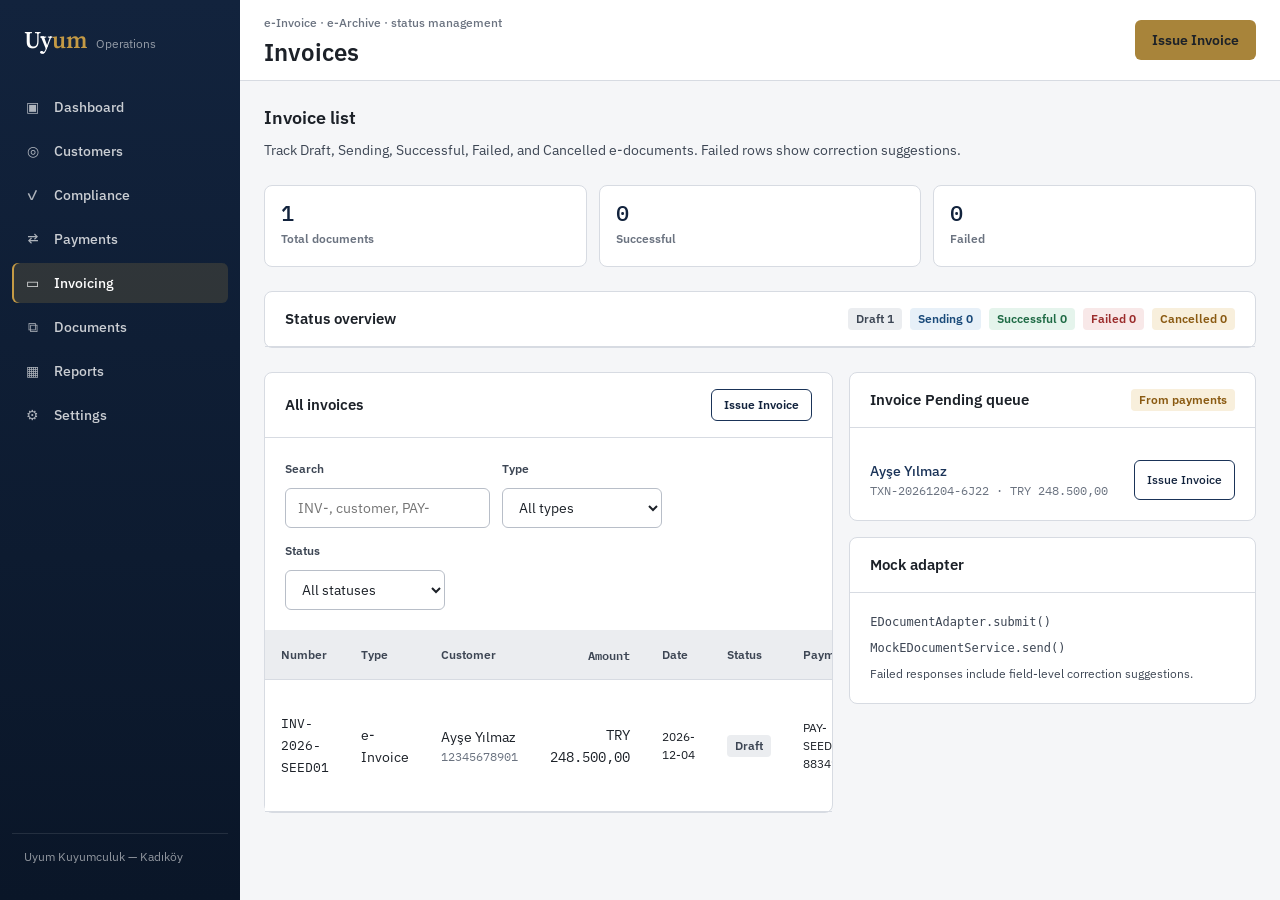
<file: app/invoices.html>
<!DOCTYPE html>
<html lang="en">
  <head>
    <meta charset="UTF-8" />
    <meta name="viewport" content="width=device-width, initial-scale=1.0" />
    <title>Uyum — Invoices</title>
    <link rel="stylesheet" href="../design-system/tokens.css" />
    <link rel="stylesheet" href="../design-system/base.css" />
    <link rel="stylesheet" href="../design-system/layout.css" />
    <link rel="stylesheet" href="../design-system/components.css" />
    <link rel="stylesheet" href="./css/dashboard.css" />
    <link rel="stylesheet" href="./css/kyc.css" />
    <link rel="stylesheet" href="./css/payments.css" />
    <link rel="stylesheet" href="./css/invoices.css" />
  </head>
  <body>
    <div class="app-shell" id="shell">
      <div class="nav-backdrop" id="nav-backdrop"></div>
      <aside class="sidebar" aria-label="Primary">
        <a class="sidebar__brand" href="./index.html">
          <span class="sidebar__brand-name">Uy<span>um</span></span>
          <span class="sidebar__brand-tag">Operations</span>
        </a>
        <nav class="sidebar__nav">
          <a class="nav-item" href="./index.html"><span class="nav-item__icon">▣</span><span class="nav-item__label">Dashboard</span></a>
          <a class="nav-item" href="./kyc.html"><span class="nav-item__icon">◎</span><span class="nav-item__label">Customers</span></a>
          <a class="nav-item" href="./kyc.html"><span class="nav-item__icon">✓</span><span class="nav-item__label">Compliance</span></a>
          <a class="nav-item" href="./payments.html"><span class="nav-item__icon">⇄</span><span class="nav-item__label">Payments</span></a>
          <a class="nav-item is-active" href="./invoices.html"><span class="nav-item__icon">▭</span><span class="nav-item__label">Invoicing</span></a>
          <a class="nav-item" href="./index.html"><span class="nav-item__icon">⧉</span><span class="nav-item__label">Documents</span></a>
          <a class="nav-item" href="./index.html"><span class="nav-item__icon">▦</span><span class="nav-item__label">Reports</span></a>
          <a class="nav-item" href="./customer.html"><span class="nav-item__icon">⚙</span><span class="nav-item__label">Settings</span></a>
        </nav>
        <div class="sidebar__footer">Uyum Kuyumculuk — Kadıköy</div>
      </aside>

      <div class="main">
        <header class="topbar">
          <div class="topbar__meta">
            <span class="topbar__eyebrow">e-Invoice · e-Archive · status management</span>
            <h1>Invoices</h1>
          </div>
          <div class="row">
            <button class="btn btn--secondary" type="button" id="nav-toggle">Menu</button>
            <a class="btn btn--primary" href="./invoice-new.html">Issue Invoice</a>
          </div>
        </header>

        <main class="canvas">
          <div class="canvas__inner">
            <section class="page-header">
              <div class="page-header__copy">
                <h2>Invoice list</h2>
                <p class="text-secondary">
                  Track Draft, Sending, Successful, Failed, and Cancelled e-documents. Failed rows show correction suggestions.
                </p>
              </div>
            </section>

            <section class="payment-summary">
              <div class="stat-tile">
                <div class="stat-tile__value" id="stat-total">0</div>
                <div class="stat-tile__label">Total documents</div>
              </div>
              <div class="stat-tile">
                <div class="stat-tile__value" id="stat-successful">0</div>
                <div class="stat-tile__label">Successful</div>
              </div>
              <div class="stat-tile">
                <div class="stat-tile__value" id="stat-failed">0</div>
                <div class="stat-tile__label">Failed</div>
              </div>
            </section>

            <section class="panel">
              <div class="panel__header">
                <h3>Status overview</h3>
                <div class="status-chips" id="status-chips"></div>
              </div>
            </section>

            <section class="dashboard-split">
              <div class="panel">
                <div class="panel__header">
                  <h3>All invoices</h3>
                  <a class="btn btn--secondary btn--sm" href="./invoice-new.html">Issue Invoice</a>
                </div>
                <div class="panel__body">
                  <div class="filter-bar">
                    <div class="field">
                      <label class="field__label" for="filter-query">Search</label>
                      <input class="field__control" id="filter-query" placeholder="INV-, customer, PAY-" />
                    </div>
                    <div class="field">
                      <label class="field__label" for="filter-type">Type</label>
                      <select class="field__control" id="filter-type">
                        <option value="">All types</option>
                        <option value="e-Invoice">e-Invoice</option>
                        <option value="e-Archive">e-Archive</option>
                      </select>
                    </div>
                    <div class="field">
                      <label class="field__label" for="filter-status">Status</label>
                      <select class="field__control" id="filter-status">
                        <option value="">All statuses</option>
                        <option value="Draft">Draft</option>
                        <option value="Sending">Sending</option>
                        <option value="Successful">Successful</option>
                        <option value="Failed">Failed</option>
                        <option value="Cancelled">Cancelled</option>
                      </select>
                    </div>
                  </div>
                </div>
                <div class="table-wrap">
                  <table class="table">
                    <thead>
                      <tr>
                        <th class="sticky-col">Number</th>
                        <th>Type</th>
                        <th>Customer</th>
                        <th class="num">Amount</th>
                        <th>Date</th>
                        <th>Status</th>
                        <th>Payment</th>
                        <th>Actions</th>
                      </tr>
                    </thead>
                    <tbody id="invoices-body">
                      <tr><td colspan="8" class="text-muted">Loading…</td></tr>
                    </tbody>
                  </table>
                </div>
              </div>

              <div class="stack">
                <div class="panel">
                  <div class="panel__header">
                    <h3>Invoice Pending queue</h3>
                    <span class="badge badge--warning">From payments</span>
                  </div>
                  <div class="panel__body">
                    <ul class="attention-list" id="pending-queue"></ul>
                  </div>
                </div>
                <div class="panel">
                  <div class="panel__header">
                    <h3>Mock adapter</h3>
                  </div>
                  <div class="panel__body text-small text-secondary stack-sm">
                    <div><code>EDocumentAdapter.submit()</code></div>
                    <div><code>MockEDocumentService.send()</code></div>
                    <div>Failed responses include field-level correction suggestions.</div>
                  </div>
                </div>
              </div>
            </section>

            <section class="panel" id="list-preview-panel" hidden>
              <div class="panel__header">
                <h3 id="list-preview-title">PDF preview</h3>
                <div class="preview-toolbar">
                  <span class="badge badge--neutral" id="list-preview-status">Draft</span>
                  <button class="btn btn--ghost btn--sm" type="button" id="close-preview-btn">Close</button>
                </div>
              </div>
              <div class="panel__body">
                <iframe class="preview-frame" id="list-preview-frame" title="Invoice PDF preview"></iframe>
              </div>
            </section>
          </div>
        </main>
      </div>
    </div>

    <script src="./js/security.js?v=7"></script>
    <script src="./js/mock-connectors.js?v=7"></script>
    <script src="./js/payment-service.js?v=7"></script>
    <script src="./js/mock-edocument.js?v=7"></script>
    <script src="./js/invoice-service.js?v=7"></script>
    <script src="./js/invoices-list.js?v=7"></script>
  </body>
</html>
</file>
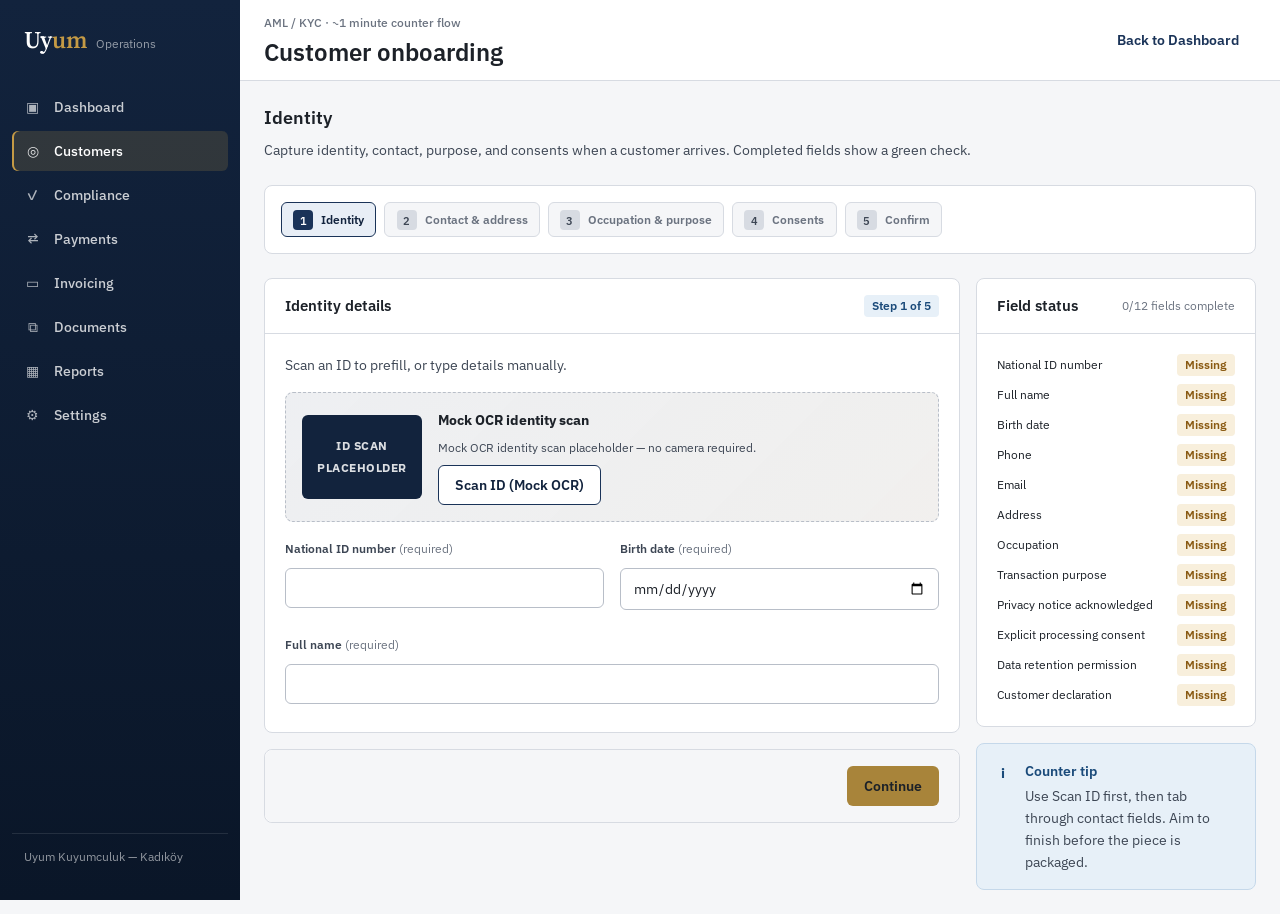
<file: app/kyc.html>
<!DOCTYPE html>
<html lang="en">
  <head>
    <meta charset="UTF-8" />
    <meta name="viewport" content="width=device-width, initial-scale=1.0" />
    <title>Uyum — KYC Onboarding</title>
    <link rel="stylesheet" href="../design-system/tokens.css" />
    <link rel="stylesheet" href="../design-system/base.css" />
    <link rel="stylesheet" href="../design-system/layout.css" />
    <link rel="stylesheet" href="../design-system/components.css" />
    <link rel="stylesheet" href="./css/dashboard.css" />
    <link rel="stylesheet" href="./css/kyc.css" />
    <link rel="stylesheet" href="./css/security.css" />
  </head>
  <body>
    <div class="app-shell" id="shell">
      <div class="nav-backdrop" id="nav-backdrop"></div>
      <aside class="sidebar" aria-label="Primary">
        <a class="sidebar__brand" href="./index.html">
          <span class="sidebar__brand-name">Uy<span>um</span></span>
          <span class="sidebar__brand-tag">Operations</span>
        </a>
        <nav class="sidebar__nav">
          <a class="nav-item" href="./index.html"><span class="nav-item__icon">▣</span><span class="nav-item__label">Dashboard</span></a>
          <a class="nav-item is-active" href="./kyc.html"><span class="nav-item__icon">◎</span><span class="nav-item__label">Customers</span></a>
          <a class="nav-item" href="./kyc.html"><span class="nav-item__icon">✓</span><span class="nav-item__label">Compliance</span></a>
          <a class="nav-item" href="./payments.html"><span class="nav-item__icon">⇄</span><span class="nav-item__label">Payments</span></a>
          <a class="nav-item" href="./invoices.html"><span class="nav-item__icon">▭</span><span class="nav-item__label">Invoicing</span></a>
          <a class="nav-item" href="./index.html"><span class="nav-item__icon">⧉</span><span class="nav-item__label">Documents</span></a>
          <a class="nav-item" href="./index.html"><span class="nav-item__icon">▦</span><span class="nav-item__label">Reports</span></a>
          <a class="nav-item" href="./index.html"><span class="nav-item__icon">⚙</span><span class="nav-item__label">Settings</span></a>
        </nav>
        <div class="sidebar__footer">Uyum Kuyumculuk — Kadıköy</div>
      </aside>

      <div class="main">
        <header class="topbar">
          <div class="topbar__meta">
            <span class="topbar__eyebrow">AML / KYC · ~1 minute counter flow</span>
            <h1>Customer onboarding</h1>
          </div>
          <div class="row">
            <button class="btn btn--secondary" type="button" id="nav-toggle" aria-label="Open menu">Menu</button>
            <a class="btn btn--ghost" href="./index.html">Back to Dashboard</a>
          </div>
        </header>

        <main class="canvas">
          <div class="canvas__inner">
            <section class="page-header">
              <div class="page-header__copy">
                <h2 id="step-title">Identity</h2>
                <p class="text-secondary">
                  Capture identity, contact, purpose, and consents when a customer arrives. Completed fields show a green check.
                </p>
              </div>
            </section>

            <div id="stepper" class="stepper" aria-label="KYC steps"></div>

            <div class="kyc-layout">
              <div class="kyc-main">
                <div id="step-alert" class="alert alert--danger" hidden></div>

                <section class="panel step-panel" data-step="identity">
                  <div class="panel__header">
                    <h3>Identity details</h3>
                    <span class="badge badge--info">Step 1 of 5</span>
                  </div>
                  <div class="panel__body">
                    <div class="step-panel__intro">
                      <p class="text-secondary">Scan an ID to prefill, or type details manually.</p>
                    </div>

                    <div class="ocr-box" id="ocr-box">
                      <div class="ocr-box__preview">ID SCAN<br />PLACEHOLDER</div>
                      <div class="ocr-box__copy">
                        <strong>Mock OCR identity scan</strong>
                        <p class="text-small text-secondary" id="ocr-status">
                          Mock OCR identity scan placeholder — no camera required.
                        </p>
                        <div class="ocr-box__actions">
                          <button class="btn btn--secondary" type="button" id="ocr-scan-btn">Scan ID (Mock OCR)</button>
                        </div>
                      </div>
                    </div>

                    <div class="form-layout form-layout--wide">
                      <div class="form-row">
                        <div class="field" data-field="nationalId">
                          <label class="field__label" for="nationalId">
                            National ID number <span class="field__required">(required)</span>
                            <span class="field__status" aria-hidden="true">✓</span>
                          </label>
                          <input class="field__control mono" id="nationalId" name="nationalId" inputmode="numeric" maxlength="11" autocomplete="off" />
                          <p class="field__error"></p>
                        </div>
                        <div class="field" data-field="birthDate">
                          <label class="field__label" for="birthDate">
                            Birth date <span class="field__required">(required)</span>
                            <span class="field__status" aria-hidden="true">✓</span>
                          </label>
                          <input class="field__control" id="birthDate" name="birthDate" type="date" />
                          <p class="field__error"></p>
                        </div>
                      </div>
                      <div class="field" data-field="fullName">
                        <label class="field__label" for="fullName">
                          Full name <span class="field__required">(required)</span>
                          <span class="field__status" aria-hidden="true">✓</span>
                        </label>
                        <input class="field__control" id="fullName" name="fullName" autocomplete="name" />
                        <p class="field__error"></p>
                      </div>
                    </div>
                  </div>
                </section>

                <section class="panel step-panel" data-step="contact" hidden>
                  <div class="panel__header">
                    <h3>Contact details &amp; address</h3>
                    <span class="badge badge--info">Step 2 of 5</span>
                  </div>
                  <div class="panel__body">
                    <div class="form-layout form-layout--wide">
                      <div class="form-row">
                        <div class="field" data-field="phone">
                          <label class="field__label" for="phone">
                            Phone <span class="field__required">(required)</span>
                            <span class="field__status" aria-hidden="true">✓</span>
                          </label>
                          <input class="field__control" id="phone" name="phone" type="tel" placeholder="+90 5xx xxx xx xx" />
                          <p class="field__error"></p>
                        </div>
                        <div class="field" data-field="email">
                          <label class="field__label" for="email">
                            Email <span class="field__required">(required)</span>
                            <span class="field__status" aria-hidden="true">✓</span>
                          </label>
                          <input class="field__control" id="email" name="email" type="email" placeholder="name@example.com" />
                          <p class="field__error"></p>
                        </div>
                      </div>
                      <div class="field" data-field="address">
                        <label class="field__label" for="address">
                          Address <span class="field__required">(required)</span>
                          <span class="field__status" aria-hidden="true">✓</span>
                        </label>
                        <textarea class="field__control" id="address" name="address" placeholder="Street, district, city"></textarea>
                        <p class="field__error"></p>
                      </div>
                    </div>
                  </div>
                </section>

                <section class="panel step-panel" data-step="purpose" hidden>
                  <div class="panel__header">
                    <h3>Occupation &amp; transaction purpose</h3>
                    <span class="badge badge--info">Step 3 of 5</span>
                  </div>
                  <div class="panel__body">
                    <div class="form-layout form-layout--wide">
                      <div class="field" data-field="occupation">
                        <label class="field__label" for="occupation">
                          Occupation <span class="field__required">(required)</span>
                          <span class="field__status" aria-hidden="true">✓</span>
                        </label>
                        <input class="field__control" id="occupation" name="occupation" placeholder="e.g. Architect, Retail manager" />
                        <p class="field__error"></p>
                      </div>
                      <div class="field" data-field="transactionPurpose">
                        <label class="field__label" for="transactionPurpose">
                          Transaction purpose <span class="field__required">(required)</span>
                          <span class="field__status" aria-hidden="true">✓</span>
                        </label>
                        <select class="field__control" id="transactionPurpose" name="transactionPurpose">
                          <option value="">Select purpose</option>
                          <option value="Personal jewelry purchase">Personal jewelry purchase</option>
                          <option value="Gift">Gift</option>
                          <option value="Investment / bullion">Investment / bullion</option>
                          <option value="Wedding / engagement">Wedding / engagement</option>
                          <option value="Business purchase">Business purchase</option>
                          <option value="Other">Other</option>
                        </select>
                        <p class="field__error"></p>
                      </div>
                    </div>
                  </div>
                </section>

                <section class="panel step-panel" data-step="consent" hidden>
                  <div class="panel__header">
                    <h3>Privacy notice &amp; consents</h3>
                    <span class="badge badge--info">Step 4 of 5</span>
                  </div>
                  <div class="panel__body consent-box">
                    <div class="privacy-notice">
                      <h4>Privacy notice</h4>
                      <div class="privacy-notice__body">
                        Uyum processes identity, contact, occupation, and transaction-purpose data to complete AML/KYC checks,
                        record payments, issue e-Invoice/e-Archive documents, and retain audit-ready evidence.
                        Data is stored for compliance retention periods applicable to jewelry dealers, shared only with authorized
                        staff and legally required authorities, and protected with role-based access controls.
                        Customers may request access or correction through the store. Full notice version is recorded with each consent.
                      </div>
                      <div class="privacy-notice__meta">
                        <span class="badge badge--neutral" id="consent-form-version">Form version</span>
                        <span class="badge badge--neutral" id="consent-actor">Captured by</span>
                      </div>
                    </div>

                    <label class="consent-item field" data-field="privacyNoticeAck" for="privacyNoticeAck">
                      <input id="privacyNoticeAck" name="privacyNoticeAck" type="checkbox" />
                      <span>
                        <strong>Privacy notice acknowledged <span class="field__status" aria-hidden="true">✓</span></strong>
                        <span class="text-secondary text-small">
                          Customer confirms they have been shown and understand the privacy notice above.
                        </span>
                        <p class="field__error"></p>
                      </span>
                    </label>

                    <label class="consent-item field" data-field="explicitConsent" for="explicitConsent">
                      <input id="explicitConsent" name="explicitConsent" type="checkbox" />
                      <span>
                        <strong>Explicit processing consent <span class="field__status" aria-hidden="true">✓</span></strong>
                        <span class="text-secondary text-small">
                          Customer explicitly consents to processing of identity and contact data for AML/KYC compliance and transaction records.
                        </span>
                        <p class="field__error"></p>
                      </span>
                    </label>

                    <label class="consent-item field" data-field="dataRetentionPermission" for="dataRetentionPermission">
                      <input id="dataRetentionPermission" name="dataRetentionPermission" type="checkbox" />
                      <span>
                        <strong>Data retention permission <span class="field__status" aria-hidden="true">✓</span></strong>
                        <span class="text-secondary text-small">
                          Customer permits retention of KYC documents and transaction evidence for statutory audit and compliance periods.
                        </span>
                        <p class="field__error"></p>
                      </span>
                    </label>

                    <label class="consent-item field" data-field="customerDeclaration" for="customerDeclaration">
                      <input id="customerDeclaration" name="customerDeclaration" type="checkbox" />
                      <span>
                        <strong>Customer declaration <span class="field__status" aria-hidden="true">✓</span></strong>
                        <span class="text-secondary text-small">
                          Customer declares that the information provided is accurate and that funds used for this purchase are from a legitimate source.
                        </span>
                        <p class="field__error"></p>
                      </span>
                    </label>
                  </div>
                </section>

                <section class="panel step-panel" data-step="confirm" hidden>
                  <div class="panel__header">
                    <h3>Final confirmation</h3>
                    <span class="badge badge--info">Step 5 of 5</span>
                  </div>
                  <div class="panel__body stack">
                    <p class="text-secondary">
                      Review all details. Confirming generates the customer profile and marks KYC as cleared for this visit.
                    </p>
                    <dl class="review-grid" id="review-grid"></dl>
                  </div>
                </section>

                <div class="panel">
                  <div class="panel__footer" style="border-top: 0; border-radius: var(--radius-lg)">
                    <button class="btn btn--ghost" type="button" id="back-btn" hidden>Back</button>
                    <button class="btn btn--primary" type="button" id="next-btn">Continue</button>
                    <button class="btn btn--primary" type="button" id="confirm-btn" hidden>Confirm</button>
                  </div>
                </div>
              </div>

              <aside class="kyc-side">
                <div class="panel">
                  <div class="panel__header">
                    <h3>Field status</h3>
                    <span class="text-small text-muted" id="progress-count">0/12 fields complete</span>
                  </div>
                  <div class="panel__body">
                    <ul class="checklist" id="field-checklist"></ul>
                  </div>
                </div>
                <div class="alert alert--info">
                  <div class="alert__icon">i</div>
                  <div>
                    <div class="alert__title">Counter tip</div>
                    <div class="alert__body">Use Scan ID first, then tab through contact fields. Aim to finish before the piece is packaged.</div>
                  </div>
                </div>
              </aside>
            </div>
          </div>
        </main>
      </div>
    </div>

    <script src="./js/security.js?v=5"></script>
    <script src="./js/kyc.js?v=5"></script>
  </body>
</html>
</file>
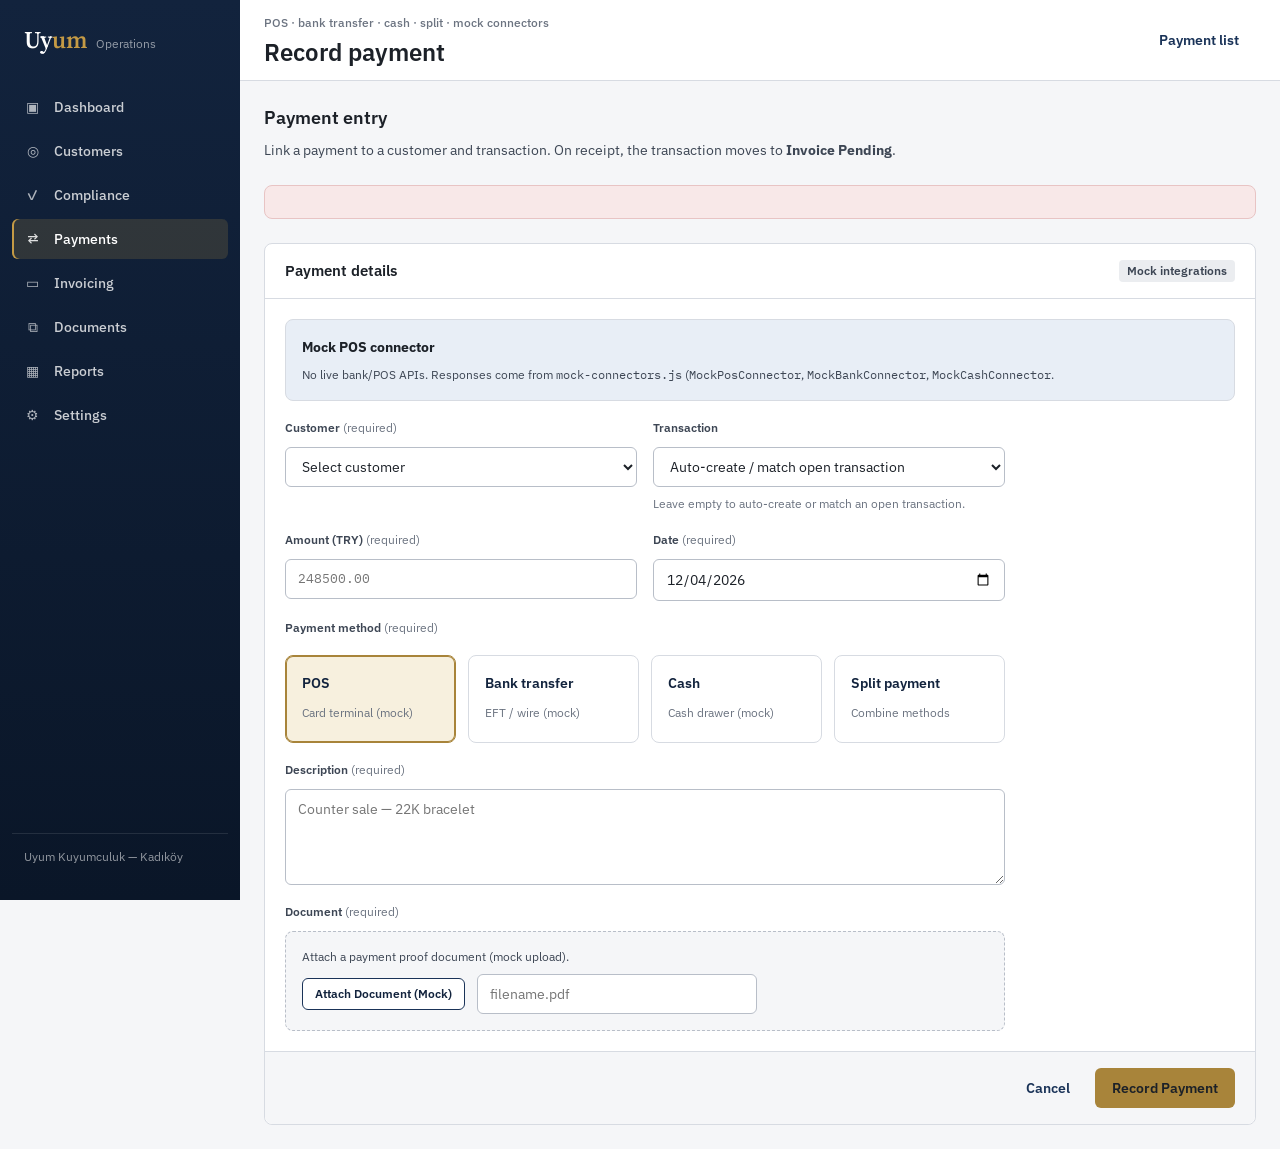
<file: app/payment-new.html>
<!DOCTYPE html>
<html lang="en">
  <head>
    <meta charset="UTF-8" />
    <meta name="viewport" content="width=device-width, initial-scale=1.0" />
    <title>Uyum — Record Payment</title>
    <link rel="stylesheet" href="../design-system/tokens.css" />
    <link rel="stylesheet" href="../design-system/base.css" />
    <link rel="stylesheet" href="../design-system/layout.css" />
    <link rel="stylesheet" href="../design-system/components.css" />
    <link rel="stylesheet" href="./css/dashboard.css" />
    <link rel="stylesheet" href="./css/kyc.css" />
    <link rel="stylesheet" href="./css/payments.css" />
  </head>
  <body>
    <div class="app-shell" id="shell">
      <div class="nav-backdrop" id="nav-backdrop"></div>
      <aside class="sidebar" aria-label="Primary">
        <a class="sidebar__brand" href="./index.html">
          <span class="sidebar__brand-name">Uy<span>um</span></span>
          <span class="sidebar__brand-tag">Operations</span>
        </a>
        <nav class="sidebar__nav">
          <a class="nav-item" href="./index.html"><span class="nav-item__icon">▣</span><span class="nav-item__label">Dashboard</span></a>
          <a class="nav-item" href="./kyc.html"><span class="nav-item__icon">◎</span><span class="nav-item__label">Customers</span></a>
          <a class="nav-item" href="./kyc.html"><span class="nav-item__icon">✓</span><span class="nav-item__label">Compliance</span></a>
          <a class="nav-item is-active" href="./payments.html"><span class="nav-item__icon">⇄</span><span class="nav-item__label">Payments</span></a>
          <a class="nav-item" href="./invoices.html"><span class="nav-item__icon">▭</span><span class="nav-item__label">Invoicing</span></a>
          <a class="nav-item" href="./index.html"><span class="nav-item__icon">⧉</span><span class="nav-item__label">Documents</span></a>
          <a class="nav-item" href="./index.html"><span class="nav-item__icon">▦</span><span class="nav-item__label">Reports</span></a>
          <a class="nav-item" href="./customer.html"><span class="nav-item__icon">⚙</span><span class="nav-item__label">Settings</span></a>
        </nav>
        <div class="sidebar__footer">Uyum Kuyumculuk — Kadıköy</div>
      </aside>

      <div class="main">
        <header class="topbar">
          <div class="topbar__meta">
            <span class="topbar__eyebrow">POS · bank transfer · cash · split · mock connectors</span>
            <h1>Record payment</h1>
          </div>
          <div class="row">
            <button class="btn btn--secondary" type="button" id="nav-toggle">Menu</button>
            <a class="btn btn--ghost" href="./payments.html">Payment list</a>
          </div>
        </header>

        <main class="canvas">
          <div class="canvas__inner">
            <section class="page-header">
              <div class="page-header__copy">
                <h2>Payment entry</h2>
                <p class="text-secondary">
                  Link a payment to a customer and transaction. On receipt, the transaction moves to <strong>Invoice Pending</strong>.
                </p>
              </div>
            </section>

            <div id="form-alert" class="alert alert--danger" hidden></div>

            <form class="panel" id="payment-form">
              <div class="panel__header">
                <h3>Payment details</h3>
                <span class="badge badge--neutral">Mock integrations</span>
              </div>
              <div class="panel__body stack">
                <div class="connector-box">
                  <strong id="connector-label">Mock POS connector</strong>
                  <p class="text-small text-secondary">
                    No live bank/POS APIs. Responses come from <code>mock-connectors.js</code>
                    (<code>MockPosConnector</code>, <code>MockBankConnector</code>, <code>MockCashConnector</code>.
                  </p>
                </div>

                <div class="form-layout form-layout--wide">
                  <div class="form-row">
                    <div class="field">
                      <label class="field__label" for="customerId">Customer <span class="field__required">(required)</span></label>
                      <select class="field__control" id="customerId" required></select>
                    </div>
                    <div class="field">
                      <label class="field__label" for="transactionId">Transaction</label>
                      <select class="field__control" id="transactionId"></select>
                      <p class="field__hint">Leave empty to auto-create or match an open transaction.</p>
                    </div>
                  </div>

                  <div class="form-row">
                    <div class="field">
                      <label class="field__label" for="amount">Amount (TRY) <span class="field__required">(required)</span></label>
                      <input class="field__control mono" id="amount" type="number" min="0.01" step="0.01" required placeholder="248500.00" />
                    </div>
                    <div class="field">
                      <label class="field__label" for="paymentDate">Date <span class="field__required">(required)</span></label>
                      <input class="field__control" id="paymentDate" type="date" required />
                    </div>
                  </div>

                  <div class="field">
                    <span class="field__label">Payment method <span class="field__required">(required)</span></span>
                    <div class="method-grid" style="margin-top: 0.5rem">
                      <button class="method-card is-selected" type="button" data-method="pos">
                        <span class="method-card__label">POS</span>
                        <span class="method-card__hint">Card terminal (mock)</span>
                      </button>
                      <button class="method-card" type="button" data-method="bank_transfer">
                        <span class="method-card__label">Bank transfer</span>
                        <span class="method-card__hint">EFT / wire (mock)</span>
                      </button>
                      <button class="method-card" type="button" data-method="cash">
                        <span class="method-card__label">Cash</span>
                        <span class="method-card__hint">Cash drawer (mock)</span>
                      </button>
                      <button class="method-card" type="button" data-method="split">
                        <span class="method-card__label">Split payment</span>
                        <span class="method-card__hint">Combine methods</span>
                      </button>
                    </div>
                  </div>

                  <div id="transfer-section" hidden>
                    <div class="field">
                      <label class="field__label" for="transferRef">Bank transfer reference</label>
                      <input class="field__control mono" id="transferRef" placeholder="TRF-2026-0001" />
                    </div>
                  </div>

                  <div id="split-section" hidden>
                    <div class="stack-sm">
                      <div class="row" style="justify-content: space-between">
                        <strong>Split legs</strong>
                        <button class="btn btn--secondary btn--sm" type="button" id="add-split-btn">Add split</button>
                      </div>
                      <div class="split-rows" id="split-rows"></div>
                      <p class="field__hint">Split amounts must equal the total payment amount.</p>
                    </div>
                  </div>

                  <div class="field">
                    <label class="field__label" for="description">Description <span class="field__required">(required)</span></label>
                    <textarea class="field__control" id="description" required placeholder="Counter sale — 22K bracelet"></textarea>
                  </div>

                  <div class="field">
                    <span class="field__label">Document <span class="field__required">(required)</span></span>
                    <div class="doc-drop" id="doc-drop">
                      <p class="text-secondary text-small" id="doc-status">Attach a payment proof document (mock upload).</p>
                      <div class="row">
                        <button class="btn btn--secondary btn--sm" type="button" id="mock-doc-btn">Attach Document (Mock)</button>
                        <input class="field__control" id="documentName" placeholder="filename.pdf" required style="max-width: 280px" />
                      </div>
                    </div>
                  </div>
                </div>
              </div>
              <div class="panel__footer">
                <a class="btn btn--ghost" href="./payments.html">Cancel</a>
                <button class="btn btn--primary" type="submit" id="submit-btn">Record Payment</button>
              </div>
            </form>
          </div>
        </main>
      </div>
    </div>

    <script src="./js/security.js?v=6"></script>
    <script src="./js/mock-connectors.js?v=6"></script>
    <script src="./js/payment-service.js?v=6"></script>
    <script src="./js/payment-form.js?v=6"></script>
  </body>
</html>
</file>
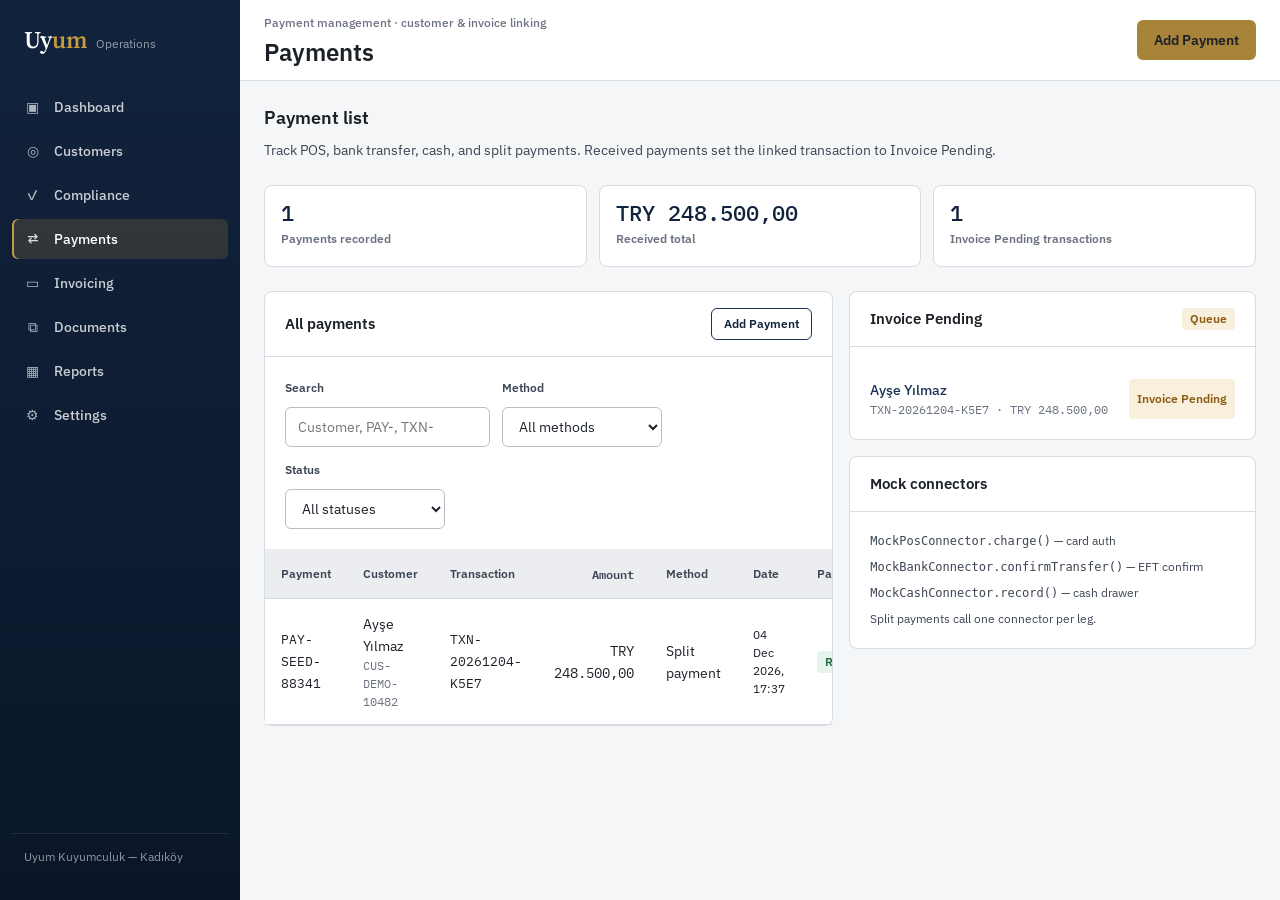
<file: app/payments.html>
<!DOCTYPE html>
<html lang="en">
  <head>
    <meta charset="UTF-8" />
    <meta name="viewport" content="width=device-width, initial-scale=1.0" />
    <title>Uyum — Payments</title>
    <link rel="stylesheet" href="../design-system/tokens.css" />
    <link rel="stylesheet" href="../design-system/base.css" />
    <link rel="stylesheet" href="../design-system/layout.css" />
    <link rel="stylesheet" href="../design-system/components.css" />
    <link rel="stylesheet" href="./css/dashboard.css" />
    <link rel="stylesheet" href="./css/kyc.css" />
    <link rel="stylesheet" href="./css/payments.css" />
  </head>
  <body>
    <div class="app-shell" id="shell">
      <div class="nav-backdrop" id="nav-backdrop"></div>
      <aside class="sidebar" aria-label="Primary">
        <a class="sidebar__brand" href="./index.html">
          <span class="sidebar__brand-name">Uy<span>um</span></span>
          <span class="sidebar__brand-tag">Operations</span>
        </a>
        <nav class="sidebar__nav">
          <a class="nav-item" href="./index.html"><span class="nav-item__icon">▣</span><span class="nav-item__label">Dashboard</span></a>
          <a class="nav-item" href="./kyc.html"><span class="nav-item__icon">◎</span><span class="nav-item__label">Customers</span></a>
          <a class="nav-item" href="./kyc.html"><span class="nav-item__icon">✓</span><span class="nav-item__label">Compliance</span></a>
          <a class="nav-item is-active" href="./payments.html"><span class="nav-item__icon">⇄</span><span class="nav-item__label">Payments</span></a>
          <a class="nav-item" href="./invoices.html"><span class="nav-item__icon">▭</span><span class="nav-item__label">Invoicing</span></a>
          <a class="nav-item" href="./index.html"><span class="nav-item__icon">⧉</span><span class="nav-item__label">Documents</span></a>
          <a class="nav-item" href="./index.html"><span class="nav-item__icon">▦</span><span class="nav-item__label">Reports</span></a>
          <a class="nav-item" href="./customer.html"><span class="nav-item__icon">⚙</span><span class="nav-item__label">Settings</span></a>
        </nav>
        <div class="sidebar__footer">Uyum Kuyumculuk — Kadıköy</div>
      </aside>

      <div class="main">
        <header class="topbar">
          <div class="topbar__meta">
            <span class="topbar__eyebrow">Payment management · customer &amp; invoice linking</span>
            <h1>Payments</h1>
          </div>
          <div class="row">
            <button class="btn btn--secondary" type="button" id="nav-toggle">Menu</button>
            <a class="btn btn--primary" href="./payment-new.html">Add Payment</a>
          </div>
        </header>

        <main class="canvas">
          <div class="canvas__inner">
            <section class="page-header">
              <div class="page-header__copy">
                <h2>Payment list</h2>
                <p class="text-secondary">
                  Track POS, bank transfer, cash, and split payments. Received payments set the linked transaction to Invoice Pending.
                </p>
              </div>
            </section>

            <section class="payment-summary" aria-label="Payment summary">
              <div class="stat-tile">
                <div class="stat-tile__value" id="stat-payments">0</div>
                <div class="stat-tile__label">Payments recorded</div>
              </div>
              <div class="stat-tile">
                <div class="stat-tile__value" id="stat-received">TRY 0</div>
                <div class="stat-tile__label">Received total</div>
              </div>
              <div class="stat-tile">
                <div class="stat-tile__value" id="stat-invoice-pending">0</div>
                <div class="stat-tile__label">Invoice Pending transactions</div>
              </div>
            </section>

            <section class="dashboard-split">
              <div class="panel">
                <div class="panel__header">
                  <h3>All payments</h3>
                  <a class="btn btn--secondary btn--sm" href="./payment-new.html">Add Payment</a>
                </div>
                <div class="panel__body">
                  <div class="filter-bar">
                    <div class="field">
                      <label class="field__label" for="filter-query">Search</label>
                      <input class="field__control" id="filter-query" placeholder="Customer, PAY-, TXN-" />
                    </div>
                    <div class="field">
                      <label class="field__label" for="filter-method">Method</label>
                      <select class="field__control" id="filter-method">
                        <option value="">All methods</option>
                        <option value="pos">POS</option>
                        <option value="bank_transfer">Bank transfer</option>
                        <option value="cash">Cash</option>
                        <option value="split">Split</option>
                      </select>
                    </div>
                    <div class="field">
                      <label class="field__label" for="filter-status">Status</label>
                      <select class="field__control" id="filter-status">
                        <option value="">All statuses</option>
                        <option value="received">Received</option>
                        <option value="failed">Failed</option>
                        <option value="processing">Processing</option>
                      </select>
                    </div>
                  </div>
                </div>
                <div class="table-wrap">
                  <table class="table">
                    <thead>
                      <tr>
                        <th class="sticky-col">Payment</th>
                        <th>Customer</th>
                        <th>Transaction</th>
                        <th class="num">Amount</th>
                        <th>Method</th>
                        <th>Date</th>
                        <th>Payment status</th>
                        <th>Txn status</th>
                      </tr>
                    </thead>
                    <tbody id="payments-body">
                      <tr><td colspan="8" class="text-muted">Loading…</td></tr>
                    </tbody>
                  </table>
                </div>
              </div>

              <div class="stack">
                <div class="panel">
                  <div class="panel__header">
                    <h3>Invoice Pending</h3>
                    <span class="badge badge--warning">Queue</span>
                  </div>
                  <div class="panel__body">
                    <ul class="attention-list" id="invoice-pending-list"></ul>
                  </div>
                </div>
                <div class="panel">
                  <div class="panel__header">
                    <h3>Mock connectors</h3>
                  </div>
                  <div class="panel__body" id="connector-help"></div>
                </div>
              </div>
            </section>
          </div>
        </main>
      </div>
    </div>

    <script src="./js/security.js?v=6"></script>
    <script src="./js/mock-connectors.js?v=6"></script>
    <script src="./js/payment-service.js?v=6"></script>
    <script src="./js/payments-list.js?v=6"></script>
  </body>
</html>
</file>
<file: design-system/tokens.css>
/* Uyum design tokens — Step 2 */

@import url("https://fonts.googleapis.com/css2?family=IBM+Plex+Mono:wght@400;500&family=IBM+Plex+Sans:ital,wght@0,400;0,500;0,600;0,700;1,400&family=Source+Serif+4:opsz,wght@8..60,500;8..60,600;8..60,700&display=swap");

:root {
  /* Navy */
  --navy-950: #0a1628;
  --navy-900: #12233d;
  --navy-800: #1a3358;
  --navy-100: #e8eef6;

  /* Gold */
  --gold-700: #8f7130;
  --gold-600: #a8843a;
  --gold-500: #c49a45;
  --gold-100: #f7f0de;

  /* Charcoal */
  --charcoal-900: #1c2128;
  --charcoal-700: #3d4654;
  --charcoal-500: #6b7380;

  /* Gray */
  --gray-50: #f5f6f8;
  --gray-100: #ebedf0;
  --gray-200: #d7dbe2;
  --gray-300: #b8bec8;
  --white: #ffffff;

  /* Semantic */
  --success-700: #1f6b45;
  --success-100: #e5f4ec;
  --warning-700: #8a5a12;
  --warning-100: #f8efdc;
  --danger-700: #9b2c2c;
  --danger-100: #f8e8e8;
  --info-700: #1a4a7a;
  --info-100: #e7f0f8;

  /* Typography */
  --font-brand: "Source Serif 4", "Times New Roman", serif;
  --font-sans: "IBM Plex Sans", "Segoe UI", sans-serif;
  --font-mono: "IBM Plex Mono", "SFMono-Regular", Menlo, monospace;

  --text-display: 2rem;
  --text-h1: 1.5rem;
  --text-h2: 1.125rem;
  --text-h3: 0.9375rem;
  --text-body: 0.875rem;
  --text-small: 0.75rem;
  --text-mono: 0.8125rem;

  --leading-display: 2.5rem;
  --leading-h1: 2rem;
  --leading-h2: 1.625rem;
  --leading-h3: 1.375rem;
  --leading-body: 1.375rem;
  --leading-small: 1.125rem;

  /* Spacing */
  --space-1: 0.25rem;
  --space-2: 0.5rem;
  --space-3: 0.75rem;
  --space-4: 1rem;
  --space-5: 1.25rem;
  --space-6: 1.5rem;
  --space-8: 2rem;
  --space-10: 2.5rem;
  --space-12: 3rem;
  --space-16: 4rem;

  /* Layout */
  --sidebar-width: 240px;
  --sidebar-collapsed: 64px;
  --content-max: 1280px;
  --form-max: 560px;
  --radius-sm: 4px;
  --radius-md: 6px;
  --radius-lg: 8px;
  --shadow-overlay: 0 8px 24px rgba(10, 22, 40, 0.12);
  --focus-ring: 0 0 0 2px var(--white), 0 0 0 4px var(--navy-800);

  /* Motion */
  --ease-out: cubic-bezier(0.22, 1, 0.36, 1);
  --duration-fast: 120ms;
  --duration-base: 160ms;

  /* Semantic aliases */
  --color-bg: var(--gray-50);
  --color-surface: var(--white);
  --color-border: var(--gray-200);
  --color-text: var(--charcoal-900);
  --color-text-secondary: var(--charcoal-700);
  --color-text-muted: var(--charcoal-500);
  --color-brand: var(--navy-900);
  --color-accent: var(--gold-600);
  --color-accent-hover: var(--gold-500);
}
</file>
<file: design-system/base.css>
/* Uyum base styles */

*,
*::before,
*::after {
  box-sizing: border-box;
}

html {
  -webkit-text-size-adjust: 100%;
}

body {
  margin: 0;
  min-height: 100vh;
  font-family: var(--font-sans);
  font-size: var(--text-body);
  line-height: var(--leading-body);
  color: var(--color-text);
  background: var(--color-bg);
  -webkit-font-smoothing: antialiased;
}

h1,
h2,
h3,
h4 {
  margin: 0;
  color: var(--color-text);
  font-weight: 600;
}

h1 {
  font-size: var(--text-h1);
  line-height: var(--leading-h1);
}

h2 {
  font-size: var(--text-h2);
  line-height: var(--leading-h2);
}

h3 {
  font-size: var(--text-h3);
  line-height: var(--leading-h3);
}

p {
  margin: 0;
}

a {
  color: var(--navy-800);
  text-decoration-thickness: 1px;
  text-underline-offset: 2px;
}

a:hover {
  color: var(--gold-700);
}

img {
  max-width: 100%;
  display: block;
}

button,
input,
select,
textarea {
  font: inherit;
  color: inherit;
}

:focus-visible {
  outline: none;
  box-shadow: var(--focus-ring);
}

.brand-mark {
  font-family: var(--font-brand);
  font-weight: 600;
  letter-spacing: -0.01em;
}

.brand-mark__accent {
  color: var(--gold-500);
}

.tabular {
  font-variant-numeric: tabular-nums;
}

.mono {
  font-family: var(--font-mono);
  font-size: var(--text-mono);
  font-variant-numeric: tabular-nums;
}

.text-muted {
  color: var(--color-text-muted);
}

.text-secondary {
  color: var(--color-text-secondary);
}

.text-small {
  font-size: var(--text-small);
  line-height: var(--leading-small);
}
</file>
<file: design-system/layout.css>
/* Uyum layout system */

.app-shell {
  display: grid;
  grid-template-columns: var(--sidebar-width) minmax(0, 1fr);
  min-height: 100vh;
  transition: grid-template-columns var(--duration-base) var(--ease-out);
}

.app-shell.is-collapsed {
  grid-template-columns: var(--sidebar-collapsed) minmax(0, 1fr);
}

.sidebar {
  position: sticky;
  top: 0;
  height: 100vh;
  display: flex;
  flex-direction: column;
  gap: var(--space-6);
  padding: var(--space-5) var(--space-3);
  background:
    linear-gradient(180deg, var(--navy-900) 0%, var(--navy-950) 100%);
  color: var(--white);
  overflow: auto;
}

.sidebar__brand {
  display: flex;
  align-items: baseline;
  gap: var(--space-2);
  padding: var(--space-2) var(--space-3);
  color: var(--white);
  text-decoration: none;
}

.sidebar__brand:hover {
  color: var(--white);
}

.sidebar__brand-name {
  font-family: var(--font-brand);
  font-size: 1.5rem;
  font-weight: 600;
  line-height: 1;
}

.sidebar__brand-name span {
  color: var(--gold-500);
}

.sidebar__brand-tag {
  font-size: var(--text-small);
  color: rgba(255, 255, 255, 0.55);
}

.sidebar__nav {
  display: flex;
  flex-direction: column;
  gap: var(--space-1);
}

.nav-item {
  display: flex;
  align-items: center;
  gap: var(--space-3);
  min-height: 40px;
  padding: var(--space-2) var(--space-3);
  border-radius: var(--radius-md);
  color: rgba(255, 255, 255, 0.78);
  text-decoration: none;
  font-weight: 500;
  transition: background var(--duration-fast) var(--ease-out), color var(--duration-fast) var(--ease-out);
}

.nav-item:hover {
  background: rgba(255, 255, 255, 0.08);
  color: var(--white);
}

.nav-item.is-active {
  background: rgba(196, 154, 69, 0.18);
  color: var(--white);
  box-shadow: inset 2px 0 0 var(--gold-500);
}

.nav-item__icon {
  width: 1.1rem;
  text-align: center;
  opacity: 0.85;
}

.main {
  display: flex;
  flex-direction: column;
  min-width: 0;
}

.topbar {
  display: flex;
  align-items: center;
  justify-content: space-between;
  gap: var(--space-4);
  min-height: 64px;
  padding: var(--space-3) var(--space-6);
  background: var(--color-surface);
  border-bottom: 1px solid var(--color-border);
}

.topbar__meta {
  display: flex;
  flex-direction: column;
  gap: 2px;
}

.topbar__eyebrow {
  font-size: var(--text-small);
  color: var(--color-text-muted);
  font-weight: 500;
}

.canvas {
  padding: var(--space-6);
}

.canvas__inner {
  width: 100%;
  max-width: var(--content-max);
  margin: 0 auto;
  display: flex;
  flex-direction: column;
  gap: var(--space-6);
}

.page-header {
  display: flex;
  align-items: flex-start;
  justify-content: space-between;
  gap: var(--space-4);
  flex-wrap: wrap;
}

.page-header__copy {
  display: flex;
  flex-direction: column;
  gap: var(--space-2);
  max-width: 48rem;
}

.page-header__actions {
  display: flex;
  flex-wrap: wrap;
  gap: var(--space-2);
}

.panel {
  background: var(--color-surface);
  border: 1px solid var(--color-border);
  border-radius: var(--radius-lg);
}

.panel__header {
  display: flex;
  align-items: center;
  justify-content: space-between;
  gap: var(--space-3);
  padding: var(--space-4) var(--space-5);
  border-bottom: 1px solid var(--color-border);
}

.panel__body {
  padding: var(--space-5);
}

.panel__footer {
  display: flex;
  justify-content: flex-end;
  gap: var(--space-2);
  padding: var(--space-4) var(--space-5);
  border-top: 1px solid var(--color-border);
  background: var(--gray-50);
  border-radius: 0 0 var(--radius-lg) var(--radius-lg);
}

.grid-12 {
  display: grid;
  grid-template-columns: repeat(12, minmax(0, 1fr));
  gap: var(--space-4);
}

.col-4 { grid-column: span 4; }
.col-6 { grid-column: span 6; }
.col-8 { grid-column: span 8; }
.col-12 { grid-column: span 12; }

.stack {
  display: flex;
  flex-direction: column;
  gap: var(--space-4);
}

.stack-sm {
  display: flex;
  flex-direction: column;
  gap: var(--space-2);
}

.row {
  display: flex;
  align-items: center;
  gap: var(--space-3);
}

.form-layout {
  max-width: var(--form-max);
  display: flex;
  flex-direction: column;
  gap: var(--space-4);
}

.form-layout--wide {
  max-width: 720px;
}

.form-row {
  display: grid;
  grid-template-columns: 1fr 1fr;
  gap: var(--space-4);
}

@media (max-width: 1119px) {
  .app-shell {
    grid-template-columns: var(--sidebar-collapsed) minmax(0, 1fr);
  }

  .sidebar__brand-tag,
  .nav-item__label {
    position: absolute;
    width: 1px;
    height: 1px;
    padding: 0;
    margin: -1px;
    overflow: hidden;
    clip: rect(0, 0, 0, 0);
    white-space: nowrap;
    border: 0;
  }

  .nav-item {
    justify-content: center;
  }

  .canvas {
    padding: var(--space-4);
  }

  .col-4,
  .col-6,
  .col-8 {
    grid-column: span 12;
  }
}

@media (max-width: 767px) {
  .app-shell {
    grid-template-columns: 1fr;
  }

  .sidebar {
    position: fixed;
    inset: 0 auto 0 0;
    width: min(80vw, 280px);
    z-index: 40;
    transform: translateX(-105%);
    transition: transform var(--duration-base) var(--ease-out);
  }

  .app-shell.nav-open .sidebar {
    transform: translateX(0);
  }

  .sidebar__brand-tag,
  .nav-item__label {
    position: static;
    width: auto;
    height: auto;
    margin: 0;
    overflow: visible;
    clip: auto;
    white-space: normal;
  }

  .nav-item {
    justify-content: flex-start;
  }

  .topbar,
  .canvas {
    padding-left: var(--space-4);
    padding-right: var(--space-4);
  }

  .form-row {
    grid-template-columns: 1fr;
  }

  .page-header__actions {
    width: 100%;
  }

  .page-header__actions .btn {
    flex: 1 1 auto;
  }
}
</file>
<file: design-system/components.css>
/* Uyum core UI components */

/* ——— Buttons ——— */
.btn {
  display: inline-flex;
  align-items: center;
  justify-content: center;
  gap: var(--space-2);
  min-height: 40px;
  padding: 0.55rem 1rem;
  border: 1px solid transparent;
  border-radius: var(--radius-md);
  font-weight: 600;
  font-size: var(--text-body);
  line-height: 1.2;
  text-decoration: none;
  cursor: pointer;
  transition:
    background var(--duration-fast) var(--ease-out),
    border-color var(--duration-fast) var(--ease-out),
    color var(--duration-fast) var(--ease-out);
  white-space: nowrap;
}

.btn:disabled {
  opacity: 0.4;
  cursor: not-allowed;
}

.btn--primary {
  background: var(--gold-600);
  color: var(--charcoal-900);
}

.btn--primary:hover:not(:disabled) {
  background: var(--gold-500);
  color: var(--charcoal-900);
}

.btn--secondary {
  background: var(--white);
  border-color: var(--navy-800);
  color: var(--navy-900);
}

.btn--secondary:hover:not(:disabled) {
  background: var(--navy-100);
}

.btn--ghost {
  background: transparent;
  color: var(--navy-800);
}

.btn--ghost:hover:not(:disabled) {
  background: var(--navy-100);
}

.btn--danger {
  background: var(--danger-700);
  color: var(--white);
}

.btn--danger:hover:not(:disabled) {
  background: #862626;
  color: var(--white);
}

.btn--sm {
  min-height: 32px;
  padding: 0.35rem 0.75rem;
  font-size: var(--text-small);
}

/* ——— Forms ——— */
.field {
  display: flex;
  flex-direction: column;
  gap: var(--space-2);
}

.field__label {
  font-size: var(--text-small);
  font-weight: 600;
  color: var(--color-text-secondary);
}

.field__required {
  color: var(--color-text-muted);
  font-weight: 400;
}

.field__control {
  width: 100%;
  min-height: 40px;
  padding: 0.5rem 0.75rem;
  border: 1px solid var(--gray-300);
  border-radius: var(--radius-md);
  background: var(--white);
  transition: border-color var(--duration-fast) var(--ease-out);
}

.field__control:hover {
  border-color: var(--charcoal-500);
}

.field__control:focus {
  border-color: var(--navy-800);
}

textarea.field__control {
  min-height: 96px;
  resize: vertical;
}

.field__hint,
.field__error {
  font-size: var(--text-small);
  line-height: var(--leading-small);
}

.field__hint {
  color: var(--color-text-muted);
}

.field__error {
  color: var(--danger-700);
}

.field.is-invalid .field__control {
  border-color: var(--danger-700);
  background: #fffafa;
}

/* ——— Badges ——— */
.badge {
  display: inline-flex;
  align-items: center;
  gap: 0.35rem;
  min-height: 22px;
  padding: 0.15rem 0.5rem;
  border-radius: var(--radius-sm);
  font-size: var(--text-small);
  font-weight: 600;
  line-height: 1.2;
  white-space: nowrap;
}

.badge--success {
  background: var(--success-100);
  color: var(--success-700);
}

.badge--warning {
  background: var(--warning-100);
  color: var(--warning-700);
}

.badge--danger {
  background: var(--danger-100);
  color: var(--danger-700);
}

.badge--info {
  background: var(--info-100);
  color: var(--info-700);
}

.badge--neutral {
  background: var(--gray-100);
  color: var(--charcoal-700);
}

/* ——— Alerts ——— */
.alert {
  display: grid;
  grid-template-columns: auto 1fr auto;
  gap: var(--space-3);
  align-items: start;
  padding: var(--space-4);
  border: 1px solid transparent;
  border-radius: var(--radius-lg);
}

.alert__icon {
  width: 1.25rem;
  height: 1.25rem;
  margin-top: 0.1rem;
  font-weight: 700;
  text-align: center;
}

.alert__title {
  font-size: var(--text-body);
  font-weight: 600;
  margin-bottom: 0.15rem;
}

.alert__body {
  color: var(--color-text-secondary);
}

.alert--info {
  background: var(--info-100);
  border-color: #c5d8ea;
  color: var(--info-700);
}

.alert--success {
  background: var(--success-100);
  border-color: #c5e4d3;
  color: var(--success-700);
}

.alert--warning {
  background: var(--warning-100);
  border-color: #ead9b0;
  color: var(--warning-700);
}

.alert--danger {
  background: var(--danger-100);
  border-color: #e8c4c4;
  color: var(--danger-700);
}

/* ——— Tables ——— */
.table-wrap {
  width: 100%;
  overflow-x: auto;
}

.table {
  width: 100%;
  border-collapse: collapse;
  font-size: var(--text-body);
}

.table th,
.table td {
  padding: 0.85rem 1rem;
  text-align: left;
  border-bottom: 1px solid var(--color-border);
  vertical-align: middle;
}

.table th {
  background: var(--gray-100);
  color: var(--color-text-secondary);
  font-size: var(--text-small);
  font-weight: 600;
  white-space: nowrap;
}

.table tbody tr {
  transition: background var(--duration-fast) var(--ease-out);
}

.table tbody tr:hover {
  background: rgba(232, 238, 246, 0.55);
}

.table .num {
  text-align: right;
  font-family: var(--font-mono);
  font-variant-numeric: tabular-nums;
}

.table th.sticky-col,
.table td.sticky-col {
  position: sticky;
  left: 0;
  background: var(--white);
  z-index: 1;
}

.table th.sticky-col {
  background: var(--gray-100);
}

/* ——— Transaction cards ——— */
.txn-card {
  display: flex;
  flex-direction: column;
  gap: var(--space-3);
  padding: var(--space-4);
  border: 1px solid var(--color-border);
  border-radius: var(--radius-lg);
  background: var(--white);
}

.txn-card__top {
  display: flex;
  align-items: flex-start;
  justify-content: space-between;
  gap: var(--space-3);
}

.txn-card__title {
  font-weight: 600;
}

.txn-card__amount {
  font-family: var(--font-mono);
  font-size: 1rem;
  font-weight: 500;
  font-variant-numeric: tabular-nums;
}

.txn-card__meta {
  display: flex;
  flex-wrap: wrap;
  gap: var(--space-2) var(--space-3);
  color: var(--color-text-muted);
  font-size: var(--text-small);
}

.txn-card__actions {
  display: flex;
  flex-wrap: wrap;
  gap: var(--space-2);
  padding-top: var(--space-1);
}

.txn-list {
  display: grid;
  gap: var(--space-3);
}

/* ——— Modal ——— */
.modal-backdrop {
  position: fixed;
  inset: 0;
  display: grid;
  place-items: center;
  padding: var(--space-4);
  background: rgba(10, 22, 40, 0.48);
  z-index: 50;
  animation: fade-in var(--duration-fast) var(--ease-out);
}

.modal {
  width: min(100%, 440px);
  background: var(--white);
  border: 1px solid var(--color-border);
  border-radius: var(--radius-lg);
  box-shadow: var(--shadow-overlay);
  animation: rise-in var(--duration-fast) var(--ease-out);
}

.modal__header,
.modal__body,
.modal__footer {
  padding: var(--space-5);
}

.modal__header {
  padding-bottom: var(--space-3);
}

.modal__body {
  padding-top: 0;
  color: var(--color-text-secondary);
}

.modal__footer {
  display: flex;
  justify-content: flex-end;
  gap: var(--space-2);
  border-top: 1px solid var(--color-border);
  background: var(--gray-50);
  border-radius: 0 0 var(--radius-lg) var(--radius-lg);
}

@keyframes fade-in {
  from { opacity: 0; }
  to { opacity: 1; }
}

@keyframes rise-in {
  from {
    opacity: 0;
    transform: translateY(6px);
  }
  to {
    opacity: 1;
    transform: translateY(0);
  }
}

/* ——— Document archive ——— */
.archive-toolbar {
  display: flex;
  flex-wrap: wrap;
  gap: var(--space-3);
  align-items: end;
  justify-content: space-between;
}

.archive-filters {
  display: flex;
  flex-wrap: wrap;
  gap: var(--space-3);
}

.archive-list {
  width: 100%;
}

.archive-row {
  display: grid;
  grid-template-columns: minmax(0, 2fr) 120px minmax(0, 1.4fr) 110px auto;
  gap: var(--space-3);
  align-items: center;
  padding: var(--space-3) var(--space-4);
  border-bottom: 1px solid var(--color-border);
}

.archive-row:hover {
  background: rgba(232, 238, 246, 0.45);
}

.archive-row__name {
  font-weight: 600;
  min-width: 0;
}

.archive-row__meta {
  color: var(--color-text-muted);
  font-size: var(--text-small);
}

.archive-grid {
  display: grid;
  grid-template-columns: repeat(auto-fill, minmax(180px, 1fr));
  gap: var(--space-4);
}

.archive-tile {
  display: flex;
  flex-direction: column;
  gap: var(--space-3);
  padding: var(--space-4);
  border: 1px solid var(--color-border);
  border-radius: var(--radius-lg);
  background: var(--white);
  min-height: 160px;
}

.archive-tile__preview {
  display: grid;
  place-items: center;
  height: 72px;
  border-radius: var(--radius-md);
  background: var(--gray-100);
  color: var(--navy-800);
  font-size: var(--text-small);
  font-weight: 700;
  letter-spacing: 0.04em;
}

.archive-tile__name {
  font-weight: 600;
}

/* ——— Dashboard metric / attention ——— */
.metric {
  display: flex;
  flex-direction: column;
  gap: var(--space-2);
}

.metric__value {
  font-family: var(--font-mono);
  font-size: 1.75rem;
  font-weight: 500;
  font-variant-numeric: tabular-nums;
  color: var(--navy-900);
  line-height: 1.1;
}

.metric__label {
  color: var(--color-text-muted);
  font-size: var(--text-small);
  font-weight: 500;
}

.attention-list {
  list-style: none;
  margin: 0;
  padding: 0;
  display: flex;
  flex-direction: column;
}

.attention-list li {
  display: flex;
  justify-content: space-between;
  gap: var(--space-3);
  padding: var(--space-3) 0;
  border-bottom: 1px solid var(--color-border);
}

.attention-list li:last-child {
  border-bottom: 0;
  padding-bottom: 0;
}

.attention-list a {
  font-weight: 500;
  text-decoration: none;
}

.attention-list a:hover {
  text-decoration: underline;
}

/* ——— Empty state ——— */
.empty-state {
  display: flex;
  flex-direction: column;
  align-items: flex-start;
  gap: var(--space-3);
  padding: var(--space-8) var(--space-5);
  text-align: left;
}

.empty-state__title {
  font-family: var(--font-brand);
  font-size: 1.35rem;
  font-weight: 600;
}

.empty-state__body {
  color: var(--color-text-secondary);
  max-width: 36rem;
}

/* ——— Styleguide helpers ——— */
.swatch-grid {
  display: grid;
  grid-template-columns: repeat(auto-fill, minmax(140px, 1fr));
  gap: var(--space-3);
}

.swatch {
  border: 1px solid var(--color-border);
  border-radius: var(--radius-lg);
  overflow: hidden;
  background: var(--white);
}

.swatch__chip {
  height: 72px;
}

.swatch__meta {
  padding: var(--space-3);
  display: flex;
  flex-direction: column;
  gap: 2px;
}

.section-block {
  display: flex;
  flex-direction: column;
  gap: var(--space-4);
}

.section-block > h2 {
  padding-bottom: var(--space-2);
  border-bottom: 1px solid var(--color-border);
}

.type-specimen {
  display: grid;
  gap: var(--space-4);
}

.type-row {
  display: grid;
  grid-template-columns: 140px 1fr;
  gap: var(--space-4);
  align-items: baseline;
}

.demo-modal-inline .modal-backdrop {
  position: relative;
  inset: auto;
  min-height: 280px;
  border-radius: var(--radius-lg);
}

@media (max-width: 767px) {
  .archive-row {
    grid-template-columns: 1fr;
    gap: var(--space-2);
  }

  .archive-grid {
    grid-template-columns: 1fr;
  }

  .modal-backdrop {
    place-items: end center;
    padding: 0;
  }

  .modal {
    width: 100%;
    border-radius: var(--radius-lg) var(--radius-lg) 0 0;
  }

  .type-row {
    grid-template-columns: 1fr;
    gap: var(--space-1);
  }

  .alert {
    grid-template-columns: auto 1fr;
  }

  .alert__actions {
    grid-column: 1 / -1;
  }
}
</file>
<file: app/css/dashboard.css>
/* Dashboard-specific layout — builds on design-system components */

.topbar__user {
  display: flex;
  flex-direction: column;
  align-items: flex-end;
  gap: 2px;
  text-align: right;
}

.topbar__user-name {
  font-weight: 600;
  font-size: var(--text-body);
}

.price-board {
  display: grid;
  grid-template-columns: repeat(4, minmax(0, 1fr));
  gap: var(--space-3);
  padding: var(--space-4);
  background:
    linear-gradient(135deg, rgba(18, 35, 61, 0.04), rgba(168, 132, 58, 0.06)),
    var(--white);
  border: 1px dashed var(--gray-300);
  border-radius: var(--radius-lg);
}

.price-board__header {
  grid-column: 1 / -1;
  display: flex;
  align-items: center;
  justify-content: space-between;
  gap: var(--space-3);
  flex-wrap: wrap;
}

.price-board__title {
  display: flex;
  align-items: center;
  gap: var(--space-2);
  font-weight: 600;
}

.price-item {
  display: flex;
  flex-direction: column;
  gap: var(--space-1);
  padding: var(--space-3);
  background: var(--gray-50);
  border: 1px solid var(--color-border);
  border-radius: var(--radius-md);
  min-width: 0;
}

.price-item__label {
  font-size: var(--text-small);
  color: var(--color-text-muted);
  font-weight: 500;
}

.price-item__value {
  font-family: var(--font-mono);
  font-size: 1.05rem;
  font-weight: 500;
  font-variant-numeric: tabular-nums;
  color: var(--navy-900);
}

.price-item__change {
  font-size: var(--text-small);
  font-weight: 600;
  font-variant-numeric: tabular-nums;
}

.price-item__change.is-up {
  color: var(--success-700);
}

.price-item__change.is-down {
  color: var(--danger-700);
}

.summary-grid {
  display: grid;
  grid-template-columns: repeat(4, minmax(0, 1fr));
  gap: var(--space-4);
}

.summary-card {
  display: flex;
  flex-direction: column;
  gap: var(--space-3);
  padding: var(--space-5);
  background: var(--white);
  border: 1px solid var(--color-border);
  border-radius: var(--radius-lg);
  text-decoration: none;
  color: inherit;
  transition: border-color var(--duration-fast) var(--ease-out), background var(--duration-fast) var(--ease-out);
  min-height: 132px;
}

.summary-card:hover {
  border-color: var(--navy-800);
  background: rgba(232, 238, 246, 0.35);
  color: inherit;
}

.summary-card__label {
  font-size: var(--text-small);
  font-weight: 600;
  color: var(--color-text-secondary);
}

.summary-card__value {
  font-family: var(--font-mono);
  font-size: 2rem;
  font-weight: 500;
  line-height: 1;
  font-variant-numeric: tabular-nums;
  color: var(--navy-900);
}

.summary-card__detail {
  font-size: var(--text-small);
  color: var(--color-text-muted);
  margin-top: auto;
}

.summary-card--warning .summary-card__value {
  color: var(--warning-700);
}

.summary-card--success .summary-card__value {
  color: var(--success-700);
}

.summary-card--info .summary-card__value {
  color: var(--info-700);
}

.quick-actions {
  display: flex;
  flex-wrap: wrap;
  gap: var(--space-2);
}

.quick-actions .btn {
  min-width: 140px;
}

.dashboard-split {
  display: grid;
  grid-template-columns: minmax(0, 1.4fr) minmax(0, 1fr);
  gap: var(--space-4);
  align-items: start;
}

.customer-link {
  font-weight: 600;
  color: var(--navy-900);
  text-decoration: none;
}

.customer-link:hover {
  color: var(--gold-700);
  text-decoration: underline;
}

.toast-host {
  position: fixed;
  right: var(--space-4);
  bottom: var(--space-4);
  z-index: 60;
  display: flex;
  flex-direction: column;
  gap: var(--space-2);
  width: min(360px, calc(100vw - 2rem));
  pointer-events: none;
}

.toast {
  pointer-events: auto;
  display: flex;
  align-items: flex-start;
  justify-content: space-between;
  gap: var(--space-3);
  padding: var(--space-4);
  background: var(--navy-950);
  color: var(--white);
  border-radius: var(--radius-lg);
  box-shadow: var(--shadow-overlay);
  animation: rise-in var(--duration-fast) var(--ease-out);
}

.toast__title {
  font-weight: 600;
  margin-bottom: 0.15rem;
}

.toast__body {
  font-size: var(--text-small);
  color: rgba(255, 255, 255, 0.75);
}

.toast__close {
  background: transparent;
  border: 0;
  color: rgba(255, 255, 255, 0.7);
  cursor: pointer;
  font-size: 1rem;
  line-height: 1;
  padding: 0;
}

.sidebar__footer {
  margin-top: auto;
  padding: var(--space-3);
  border-top: 1px solid rgba(255, 255, 255, 0.1);
  font-size: var(--text-small);
  color: rgba(255, 255, 255, 0.55);
}

.nav-backdrop {
  display: none;
}

#nav-toggle {
  display: none;
}

@media (max-width: 1119px) {
  .summary-grid,
  .price-board {
    grid-template-columns: repeat(2, minmax(0, 1fr));
  }

  .dashboard-split {
    grid-template-columns: 1fr;
  }
}

@media (max-width: 767px) {
  #nav-toggle {
    display: inline-flex;
  }

  .summary-grid,
  .price-board {
    grid-template-columns: 1fr;
  }

  .quick-actions .btn {
    flex: 1 1 calc(50% - 0.5rem);
    min-width: 0;
  }

  .topbar__user {
    display: none;
  }

  .nav-backdrop {
    display: block;
    position: fixed;
    inset: 0;
    background: rgba(10, 22, 40, 0.4);
    opacity: 0;
    pointer-events: none;
    transition: opacity var(--duration-base) var(--ease-out);
    z-index: 30;
  }

  .app-shell.nav-open .nav-backdrop {
    opacity: 1;
    pointer-events: auto;
  }

  .sidebar {
    z-index: 40;
  }
}
</file>
<file: app/css/kyc.css>
/* KYC onboarding flow */

.kyc-layout {
  display: grid;
  grid-template-columns: minmax(0, 1fr) 280px;
  gap: var(--space-4);
  align-items: start;
}

.kyc-main {
  display: flex;
  flex-direction: column;
  gap: var(--space-4);
  min-width: 0;
}

.stepper {
  display: flex;
  flex-wrap: wrap;
  gap: var(--space-2);
  padding: var(--space-4);
  background: var(--white);
  border: 1px solid var(--color-border);
  border-radius: var(--radius-lg);
}

.stepper__item {
  display: inline-flex;
  align-items: center;
  gap: var(--space-2);
  min-height: 32px;
  padding: 0.35rem 0.7rem;
  border-radius: var(--radius-md);
  border: 1px solid var(--color-border);
  background: var(--gray-50);
  color: var(--color-text-muted);
  font-size: var(--text-small);
  font-weight: 600;
}

.stepper__index {
  display: inline-grid;
  place-items: center;
  width: 1.25rem;
  height: 1.25rem;
  border-radius: var(--radius-sm);
  background: var(--gray-200);
  color: var(--charcoal-700);
  font-size: 0.7rem;
}

.stepper__item.is-active {
  border-color: var(--navy-800);
  background: var(--navy-100);
  color: var(--navy-900);
}

.stepper__item.is-active .stepper__index {
  background: var(--navy-800);
  color: var(--white);
}

.stepper__item.is-complete {
  border-color: #b9ddc8;
  background: var(--success-100);
  color: var(--success-700);
}

.stepper__item.is-complete .stepper__index {
  background: var(--success-700);
  color: var(--white);
}

.step-panel[hidden],
#back-btn[hidden],
#next-btn[hidden],
#confirm-btn[hidden],
#step-alert[hidden],
#empty-view[hidden],
#profile-view[hidden] {
  display: none !important;
}

.step-panel__intro {
  display: flex;
  flex-direction: column;
  gap: var(--space-2);
  margin-bottom: var(--space-4);
}

.ocr-box {
  display: grid;
  grid-template-columns: 120px 1fr;
  gap: var(--space-4);
  align-items: center;
  padding: var(--space-4);
  border: 1px dashed var(--gray-300);
  border-radius: var(--radius-lg);
  background:
    linear-gradient(135deg, rgba(18, 35, 61, 0.03), rgba(168, 132, 58, 0.05)),
    var(--gray-50);
  margin-bottom: var(--space-4);
}

.ocr-box__preview {
  display: grid;
  place-items: center;
  width: 120px;
  height: 84px;
  border-radius: var(--radius-md);
  background: var(--navy-900);
  color: rgba(255, 255, 255, 0.85);
  font-size: var(--text-small);
  font-weight: 700;
  letter-spacing: 0.04em;
  text-align: center;
  padding: var(--space-2);
}

.ocr-box.is-scanned .ocr-box__preview {
  background: var(--success-700);
}

.ocr-box__copy {
  display: flex;
  flex-direction: column;
  gap: var(--space-2);
  min-width: 0;
}

.ocr-box__actions {
  display: flex;
  flex-wrap: wrap;
  gap: var(--space-2);
}

.field.is-complete .field__control {
  border-color: #7fb897;
  background: #f4fbf7;
}

.field.is-complete .field__label {
  color: var(--success-700);
}

.field__status {
  display: none;
  margin-left: 0.35rem;
  font-weight: 700;
  color: var(--success-700);
}

.field.is-complete .field__status {
  display: inline;
}

.consent-box {
  display: flex;
  flex-direction: column;
  gap: var(--space-3);
}

.consent-item {
  display: grid;
  grid-template-columns: auto 1fr;
  gap: var(--space-3);
  align-items: start;
  padding: var(--space-4);
  border: 1px solid var(--color-border);
  border-radius: var(--radius-lg);
  background: var(--white);
}

.consent-item.is-complete {
  border-color: #b9ddc8;
  background: var(--success-100);
}

.consent-item input {
  margin-top: 0.2rem;
  width: 1.1rem;
  height: 1.1rem;
  accent-color: var(--success-700);
}

.consent-item strong {
  display: block;
  margin-bottom: 0.2rem;
}

.missing-list {
  margin: var(--space-2) 0 0;
  padding-left: 1.1rem;
  color: var(--danger-700);
}

.missing-list li {
  margin: 0.15rem 0;
}

.kyc-side {
  position: sticky;
  top: var(--space-4);
  display: flex;
  flex-direction: column;
  gap: var(--space-4);
}

.checklist {
  list-style: none;
  margin: 0;
  padding: 0;
  display: flex;
  flex-direction: column;
  gap: var(--space-2);
}

.checklist li {
  display: flex;
  align-items: center;
  justify-content: space-between;
  gap: var(--space-2);
  font-size: var(--text-small);
}

.review-grid {
  display: grid;
  grid-template-columns: 160px 1fr;
  gap: var(--space-2) var(--space-4);
}

.review-grid dt {
  color: var(--color-text-muted);
  font-size: var(--text-small);
  font-weight: 600;
}

.review-grid dd {
  margin: 0;
  font-weight: 500;
  word-break: break-word;
}

.profile-hero {
  display: flex;
  align-items: flex-start;
  justify-content: space-between;
  gap: var(--space-4);
  flex-wrap: wrap;
}

.profile-id {
  font-family: var(--font-mono);
  font-size: var(--text-mono);
  color: var(--color-text-muted);
}

.profile-meta {
  display: flex;
  flex-wrap: wrap;
  gap: var(--space-2);
}

@media (max-width: 1119px) {
  .kyc-layout {
    grid-template-columns: 1fr;
  }

  .kyc-side {
    position: static;
    order: -1;
  }
}

@media (max-width: 767px) {
  .ocr-box {
    grid-template-columns: 1fr;
  }

  .review-grid {
    grid-template-columns: 1fr;
    gap: var(--space-1);
  }

  .review-grid dt {
    margin-top: var(--space-2);
  }
}
</file>
<file: app/css/security.css>
/* Privacy consent + security layer */

.privacy-notice {
  padding: var(--space-4);
  border: 1px solid var(--color-border);
  border-radius: var(--radius-lg);
  background: var(--navy-100);
  display: flex;
  flex-direction: column;
  gap: var(--space-3);
}

.privacy-notice h4 {
  margin: 0;
  font-size: var(--text-h3);
}

.privacy-notice__body {
  color: var(--color-text-secondary);
  font-size: var(--text-small);
  line-height: 1.5;
  max-height: 140px;
  overflow: auto;
  padding-right: var(--space-2);
}

.privacy-notice__meta {
  display: flex;
  flex-wrap: wrap;
  gap: var(--space-2);
}

.masked-value {
  font-family: var(--font-mono);
  font-variant-numeric: tabular-nums;
  letter-spacing: 0.02em;
}

.masked-value.is-redacted {
  color: var(--color-text-muted);
}

.security-banner {
  display: flex;
  align-items: flex-start;
  justify-content: space-between;
  gap: var(--space-3);
  flex-wrap: wrap;
}

.role-switch {
  display: flex;
  flex-wrap: wrap;
  gap: var(--space-2);
  align-items: center;
}

.role-switch label {
  font-size: var(--text-small);
  font-weight: 600;
  color: var(--color-text-secondary);
}

.role-switch select {
  min-width: 180px;
}

.audit-table .mono {
  font-size: 0.75rem;
}

.consent-record {
  display: grid;
  gap: var(--space-2);
  padding: var(--space-3) 0;
  border-bottom: 1px solid var(--color-border);
}

.consent-record:last-child {
  border-bottom: 0;
  padding-bottom: 0;
}

.consent-record__title {
  display: flex;
  justify-content: space-between;
  gap: var(--space-2);
  align-items: center;
  flex-wrap: wrap;
}

.consent-record__meta {
  display: grid;
  grid-template-columns: repeat(2, minmax(0, 1fr));
  gap: var(--space-2) var(--space-4);
  font-size: var(--text-small);
  color: var(--color-text-secondary);
}

.consent-record__meta dt {
  color: var(--color-text-muted);
  font-weight: 600;
}

.consent-record__meta dd {
  margin: 0;
  word-break: break-word;
}

@media (max-width: 767px) {
  .consent-record__meta {
    grid-template-columns: 1fr;
  }
}
</file>
<file: app/css/payments.css>
/* Payment management */

.method-grid {
  display: grid;
  grid-template-columns: repeat(4, minmax(0, 1fr));
  gap: var(--space-3);
}

.method-card {
  display: flex;
  flex-direction: column;
  gap: var(--space-2);
  align-items: flex-start;
  min-height: 88px;
  padding: var(--space-4);
  border: 1px solid var(--color-border);
  border-radius: var(--radius-lg);
  background: var(--white);
  cursor: pointer;
  text-align: left;
  transition: border-color var(--duration-fast) var(--ease-out), background var(--duration-fast) var(--ease-out);
}

.method-card:hover {
  border-color: var(--navy-800);
  background: rgba(232, 238, 246, 0.45);
}

.method-card.is-selected {
  border-color: var(--gold-600);
  background: var(--gold-100);
  box-shadow: inset 0 0 0 1px var(--gold-600);
}

.method-card__label {
  font-weight: 600;
  color: var(--navy-900);
}

.method-card__hint {
  font-size: var(--text-small);
  color: var(--color-text-muted);
}

.split-rows {
  display: flex;
  flex-direction: column;
  gap: var(--space-3);
}

.split-row {
  display: grid;
  grid-template-columns: 1fr 1fr auto;
  gap: var(--space-3);
  align-items: end;
}

.doc-drop {
  display: flex;
  flex-direction: column;
  gap: var(--space-2);
  padding: var(--space-4);
  border: 1px dashed var(--gray-300);
  border-radius: var(--radius-lg);
  background: var(--gray-50);
}

.doc-drop.is-ready {
  border-color: #7fb897;
  background: #f4fbf7;
}

.connector-box {
  display: flex;
  flex-direction: column;
  gap: var(--space-2);
  padding: var(--space-4);
  border-radius: var(--radius-lg);
  border: 1px solid var(--color-border);
  background: var(--navy-100);
}

.connector-box code {
  font-family: var(--font-mono);
  font-size: var(--text-small);
}

.payment-summary {
  display: grid;
  grid-template-columns: repeat(3, minmax(0, 1fr));
  gap: var(--space-3);
}

.stat-tile {
  padding: var(--space-4);
  border: 1px solid var(--color-border);
  border-radius: var(--radius-lg);
  background: var(--white);
}

.stat-tile__value {
  font-family: var(--font-mono);
  font-size: 1.4rem;
  font-weight: 500;
  color: var(--navy-900);
  font-variant-numeric: tabular-nums;
}

.stat-tile__label {
  font-size: var(--text-small);
  color: var(--color-text-muted);
  font-weight: 600;
  margin-top: var(--space-1);
}

.filter-bar {
  display: flex;
  flex-wrap: wrap;
  gap: var(--space-3);
  align-items: end;
}

.filter-bar .field {
  min-width: 160px;
}

@media (max-width: 1119px) {
  .method-grid,
  .payment-summary {
    grid-template-columns: repeat(2, minmax(0, 1fr));
  }
}

@media (max-width: 767px) {
  .method-grid,
  .payment-summary,
  .split-row {
    grid-template-columns: 1fr;
  }
}
</file>
<file: app/css/invoices.css>
/* e-Invoice / e-Archive */

.invoice-layout {
  display: grid;
  grid-template-columns: minmax(0, 1.1fr) minmax(320px, 0.9fr);
  gap: var(--space-4);
  align-items: start;
}

.preview-frame {
  width: 100%;
  min-height: 520px;
  border: 1px solid var(--color-border);
  border-radius: var(--radius-lg);
  background: var(--white);
}

.preview-shell {
  display: flex;
  flex-direction: column;
  gap: var(--space-3);
}

.preview-toolbar {
  display: flex;
  justify-content: space-between;
  gap: var(--space-2);
  flex-wrap: wrap;
  align-items: center;
}

.line-rows {
  display: flex;
  flex-direction: column;
  gap: var(--space-3);
}

.line-row {
  display: grid;
  grid-template-columns: 2fr 0.7fr 1fr auto;
  gap: var(--space-3);
  align-items: end;
}

.suggestion-list {
  margin: var(--space-2) 0 0;
  padding-left: 1.1rem;
}

.suggestion-list li {
  margin: 0.35rem 0;
}

.suggestion-list strong {
  font-family: var(--font-mono);
  font-size: var(--text-small);
  font-weight: 600;
}

.totals-box {
  display: grid;
  gap: var(--space-2);
  padding: var(--space-4);
  border: 1px solid var(--color-border);
  border-radius: var(--radius-lg);
  background: var(--gray-50);
}

.totals-box div {
  display: flex;
  justify-content: space-between;
  gap: var(--space-3);
}

.doc-type-toggle {
  display: grid;
  grid-template-columns: 1fr 1fr;
  gap: var(--space-3);
}

.doc-type-btn {
  min-height: 64px;
}

.doc-type-btn.is-selected {
  background: var(--gold-100);
  border-color: var(--gold-600);
  color: var(--charcoal-900);
}

.status-chips {
  display: flex;
  flex-wrap: wrap;
  gap: var(--space-2);
}

@media (max-width: 1119px) {
  .invoice-layout {
    grid-template-columns: 1fr;
  }

  .preview-frame {
    min-height: 420px;
  }
}

@media (max-width: 767px) {
  .line-row {
    grid-template-columns: 1fr;
  }
}
</file>
